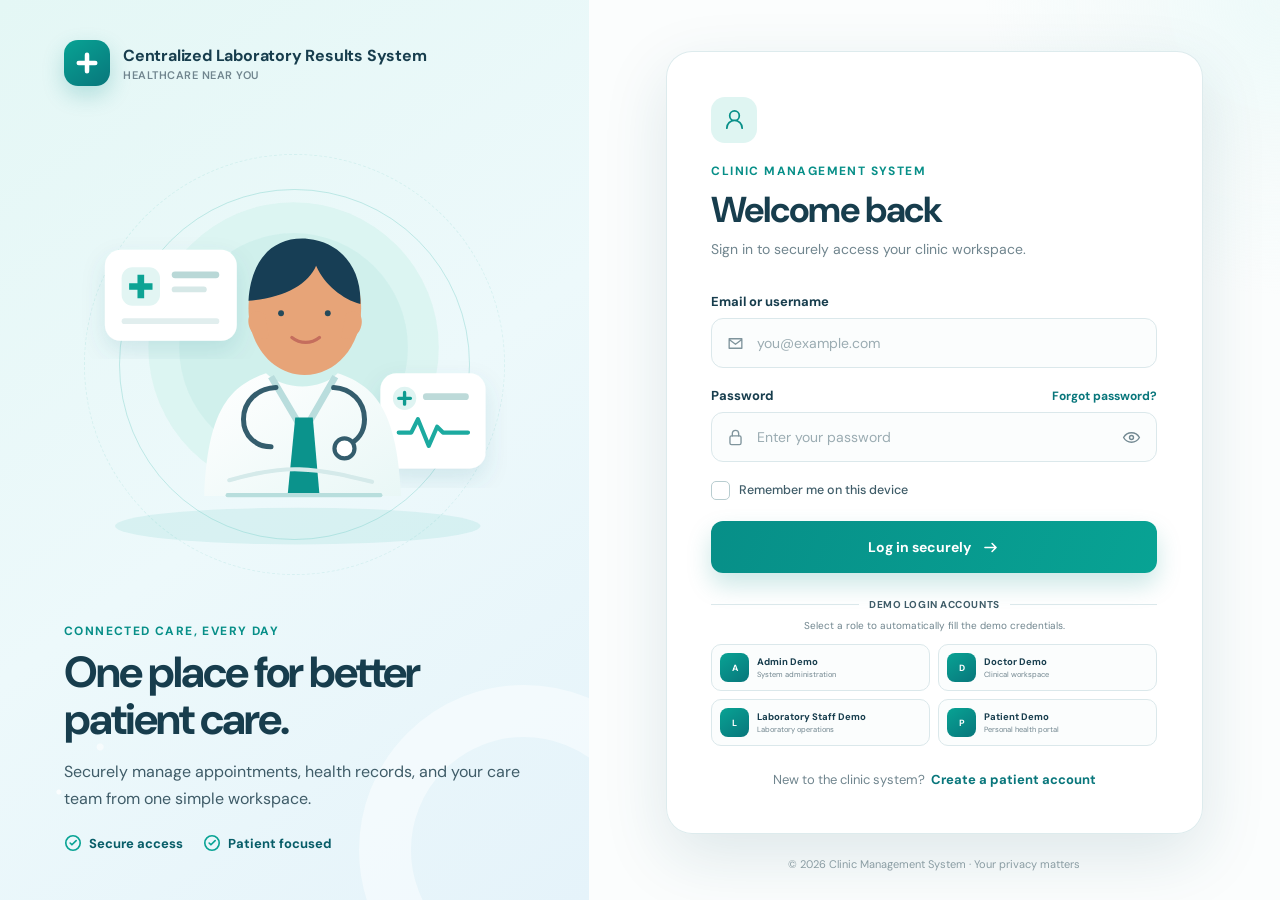
<file: index.html>
<!doctype html>
<html lang="en">
  <head>
    <meta charset="UTF-8" />
    <meta name="viewport" content="width=device-width, initial-scale=1.0" />
    <meta
      name="description"
      content="Secure login and registration for the Clinic Management System"
    />
    <title>Centralized Laboratory Results System</title>
    <link rel="preconnect" href="https://fonts.googleapis.com" />
    <link rel="preconnect" href="https://fonts.gstatic.com" crossorigin />
    <link
      href="https://fonts.googleapis.com/css2?family=DM+Sans:wght@400;500;600;700&display=swap"
      rel="stylesheet"
    />
    <link rel="stylesheet" href="styles.css" />
  </head>
  <body>
    <main class="auth-shell">
      <section class="brand-panel" aria-labelledby="brand-title">
        <a class="brand" href="#login" aria-label="Clinic Management System home">
          <span class="brand-mark" aria-hidden="true">
            <svg viewBox="0 0 32 32" role="img">
              <path d="M13 5a3 3 0 0 1 6 0v8h8a3 3 0 0 1 0 6h-8v8a3 3 0 0 1-6 0v-8H5a3 3 0 0 1 0-6h8V5Z" />
            </svg>
          </span>
          <span>
            <strong id="brand-title">Centralized Laboratory Results System</strong>
            <small>Healthcare near you</small>
          </span>
        </a>

        <div class="illustration-wrap" aria-hidden="true">
          <span class="orbit orbit-one"></span>
          <span class="orbit orbit-two"></span>
          <svg class="health-illustration" viewBox="0 0 600 470" role="img">
            <defs>
              <linearGradient id="coat" x1="0" y1="0" x2="1" y2="1">
                <stop offset="0" stop-color="#fff" />
                <stop offset="1" stop-color="#e9f7f6" />
              </linearGradient>
              <linearGradient id="screen" x1="0" y1="0" x2="1" y2="1">
                <stop offset="0" stop-color="#0ca89b" />
                <stop offset="1" stop-color="#087a86" />
              </linearGradient>
              <filter id="shadow" x="-20%" y="-20%" width="140%" height="140%">
                <feDropShadow dx="0" dy="12" stdDeviation="14" flood-color="#126b78" flood-opacity=".12" />
              </filter>
            </defs>

            <ellipse cx="304" cy="429" rx="219" ry="22" fill="#79cfc8" opacity=".19" />
            <circle cx="299" cy="215" r="174" fill="#d9f4f1" opacity=".82" />
            <circle cx="299" cy="215" r="137" fill="#c5ebe8" opacity=".52" />

            <g filter="url(#shadow)">
              <rect x="73" y="98" width="158" height="109" rx="19" fill="#fff" />
              <rect x="93" y="119" width="46" height="46" rx="13" fill="#e2f5f3" />
              <path d="M112 128h8v10h10v8h-10v10h-8v-10h-10v-8h10v-10Z" fill="#08a394" />
              <rect x="153" y="124" width="57" height="8" rx="4" fill="#b9d8d7" />
              <rect x="153" y="142" width="42" height="7" rx="3.5" fill="#d6e8e7" />
              <rect x="93" y="180" width="117" height="7" rx="3.5" fill="#e1eeee" />
            </g>

            <g filter="url(#shadow)">
              <rect x="403" y="246" width="126" height="114" rx="19" fill="#fff" />
              <circle cx="432" cy="276" r="14" fill="#dff4f2" />
              <path d="M425 276h14M432 269v14" stroke="#079b90" stroke-width="4" stroke-linecap="round" />
              <rect x="454" y="270" width="55" height="8" rx="4" fill="#bddad9" />
              <path d="M425 317h15l8-16 13 32 10-23 7 7h30" fill="none" stroke="#1caaa0" stroke-width="5" stroke-linecap="round" stroke-linejoin="round" />
            </g>

            <g>
              <path d="M245 168c0-42 25-75 66-75s69 31 69 75c0 47-31 80-68 80s-67-34-67-80Z" fill="#e7a478" />
              <path d="M245 159c3-51 31-78 72-74 39 4 64 36 62 78-21-6-43-23-53-46-9 22-39 39-81 42Z" fill="#173e55" />
              <path d="M265 175c-14-10-25 2-18 18 4 9 12 14 23 11M361 175c14-10 24 2 18 18-4 9-12 14-23 11" fill="#e7a478" />
              <circle cx="284" cy="174" r="3.5" fill="#244a5b" />
              <circle cx="340" cy="174" r="3.5" fill="#244a5b" />
              <path d="M297 203c10 8 23 8 33 0" fill="none" stroke="#c56e5d" stroke-width="4" stroke-linecap="round" />
              <path d="M266 246c-48 16-70 51-74 147h236c-5-96-27-131-76-147-20 21-65 21-86 0Z" fill="url(#coat)" />
              <path d="m272 250 39 66 38-66" fill="none" stroke="#b9dddd" stroke-width="8" stroke-linejoin="round" />
              <path d="M301 299h21l8 92h-38l9-92Z" fill="#0b938c" />
              <path d="M222 374c28-8 56-14 84-13 31 1 59 8 87 15" fill="none" stroke="#d5eaea" stroke-width="5" stroke-linecap="round" />
              <path d="M278 263c-23 1-39 17-39 38 0 20 15 33 33 33" fill="none" stroke="#345d6d" stroke-width="6" stroke-linecap="round" />
              <path d="M347 263c21 1 37 17 37 38 0 15-8 26-21 31" fill="none" stroke="#345d6d" stroke-width="6" stroke-linecap="round" />
              <circle cx="360" cy="336" r="12" fill="#fff" stroke="#345d6d" stroke-width="5" />
              <path d="M220 392h183" stroke="#b8dedd" stroke-width="5" stroke-linecap="round" />
            </g>
          </svg>
        </div>

        <div class="brand-copy">
          <p class="eyebrow">Connected care, every day</p>
          <h1>One place for better patient care.</h1>
          <p>Securely manage appointments, health records, and your care team from one simple workspace.</p>
          <div class="trust-row">
            <span>
              <svg viewBox="0 0 20 20" aria-hidden="true"><path d="m6.8 10 2 2 4.7-4.7" /><circle cx="10" cy="10" r="8" /></svg>
              Secure access
            </span>
            <span>
              <svg viewBox="0 0 20 20" aria-hidden="true"><path d="m6.8 10 2 2 4.7-4.7" /><circle cx="10" cy="10" r="8" /></svg>
              Patient focused
            </span>
          </div>
        </div>
      </section>

      <section class="form-panel">
        <div class="mobile-brand">
          <span class="brand-mark" aria-hidden="true">
            <svg viewBox="0 0 32 32"><path d="M13 5a3 3 0 0 1 6 0v8h8a3 3 0 0 1 0 6h-8v8a3 3 0 0 1-6 0v-8H5a3 3 0 0 1 0-6h8V5Z" /></svg>
          </span>
          <span><strong>Clinic Management</strong><small>Healthcare made simpler</small></span>
        </div>

        <div class="form-card" id="login-screen">
          <header class="form-header">
            <span class="section-icon" aria-hidden="true">
              <svg viewBox="0 0 24 24"><path d="M20 21a8 8 0 0 0-16 0M12 13a5 5 0 1 0 0-10 5 5 0 0 0 0 10Z" /></svg>
            </span>
            <p class="eyebrow">Clinic Management System</p>
            <h2>Welcome back</h2>
            <p>Sign in to securely access your clinic workspace.</p>
          </header>

          <div class="status-message" role="status" aria-live="polite"></div>

          <form id="login-form" novalidate>
            <div class="field">
              <label for="login-identifier">Email or username</label>
              <div class="input-wrap">
                <svg viewBox="0 0 24 24" aria-hidden="true"><path d="M4 6h16v12H4zM4 7l8 6 8-6" /></svg>
                <input id="login-identifier" name="identifier" type="text" autocomplete="username" placeholder="you@example.com" required />
              </div>
              <p class="field-error" id="login-identifier-error"></p>
            </div>

            <div class="field">
              <div class="label-row">
                <label for="login-password">Password</label>
                <a href="#forgot-password">Forgot password?</a>
              </div>
              <div class="input-wrap">
                <svg viewBox="0 0 24 24" aria-hidden="true"><rect x="5" y="10" width="14" height="11" rx="2" /><path d="M8 10V7a4 4 0 0 1 8 0v3" /></svg>
                <input id="login-password" name="password" type="password" autocomplete="current-password" placeholder="Enter your password" required />
                <button class="password-toggle" type="button" data-toggle-password="login-password" aria-label="Show password" aria-pressed="false">
                  <svg class="eye-open" viewBox="0 0 24 24" aria-hidden="true"><path d="M2 12s3.5-6 10-6 10 6 10 6-3.5 6-10 6S2 12 2 12Z" /><circle cx="12" cy="12" r="2.5" /></svg>
                  <svg class="eye-closed" viewBox="0 0 24 24" aria-hidden="true"><path d="m3 3 18 18M10.6 6.1A10 10 0 0 1 12 6c6.5 0 10 6 10 6a16 16 0 0 1-3 3.6M6.1 6.1C3.4 7.8 2 12 2 12s3.5 6 10 6a10 10 0 0 0 3.1-.5" /></svg>
                </button>
              </div>
              <p class="field-error" id="login-password-error"></p>
            </div>

            <label class="check-row" for="remember-me">
              <input id="remember-me" name="remember" type="checkbox" />
              <span class="custom-check" aria-hidden="true">
                <svg viewBox="0 0 12 10"><path d="m1 5 3 3 7-7" /></svg>
              </span>
              <span>Remember me on this device</span>
            </label>

            <button class="primary-button" type="submit">
              <span>Log in securely</span>
              <svg viewBox="0 0 24 24" aria-hidden="true"><path d="M5 12h14M14 7l5 5-5 5" /></svg>
            </button>
          </form>

          <section class="demo-login" aria-labelledby="demo-login-title">
            <div class="demo-login-head"><span></span><h3 id="demo-login-title">Demo Login Accounts</h3><span></span></div>
            <p>Select a role to automatically fill the demo credentials.</p>
            <div class="demo-login-grid">
              <button type="button" data-demo-account="Admin"><span class="demo-role-icon">A</span><span><strong>Admin Demo</strong><small>System administration</small></span></button>
              <button type="button" data-demo-account="Doctor"><span class="demo-role-icon">D</span><span><strong>Doctor Demo</strong><small>Clinical workspace</small></span></button>
              <button type="button" data-demo-account="Laboratory Staff"><span class="demo-role-icon">L</span><span><strong>Laboratory Staff Demo</strong><small>Laboratory operations</small></span></button>
              <button type="button" data-demo-account="Patient"><span class="demo-role-icon">P</span><span><strong>Patient Demo</strong><small>Personal health portal</small></span></button>
            </div>
          </section>

          <p class="form-switch">New to the clinic system? <a href="patient-registration.html">Create a patient account</a></p>
        </div>

        <div class="form-card registration-card" id="register-screen" hidden>
          <header class="form-header compact-header">
            <span class="section-icon" aria-hidden="true">
              <svg viewBox="0 0 24 24"><path d="M15 20a7 7 0 0 0-14 0M8 11a4 4 0 1 0 0-8 4 4 0 0 0 0 8ZM19 8v8M15 12h8" /></svg>
            </span>
            <p class="eyebrow">Join your care community</p>
            <h2>Create your account</h2>
            <p>Enter your details to get started with Clinic Management.</p>
          </header>

          <div class="status-message" role="status" aria-live="polite"></div>

          <form id="register-form" novalidate>
            <div class="field-grid">
              <div class="field full-width">
                <label for="full-name">Full name</label>
                <div class="input-wrap">
                  <svg viewBox="0 0 24 24" aria-hidden="true"><path d="M20 21a8 8 0 0 0-16 0M12 13a5 5 0 1 0 0-10 5 5 0 0 0 0 10Z" /></svg>
                  <input id="full-name" name="fullName" type="text" autocomplete="name" placeholder="e.g. Alex Morgan" required minlength="2" />
                </div>
                <p class="field-error" id="full-name-error"></p>
              </div>

              <div class="field full-width">
                <label for="email">Email address</label>
                <div class="input-wrap">
                  <svg viewBox="0 0 24 24" aria-hidden="true"><path d="M4 6h16v12H4zM4 7l8 6 8-6" /></svg>
                  <input id="email" name="email" type="email" autocomplete="email" placeholder="alex@example.com" required />
                </div>
                <p class="field-error" id="email-error"></p>
              </div>

              <div class="field">
                <label for="contact-number">Contact number</label>
                <div class="input-wrap">
                  <svg viewBox="0 0 24 24" aria-hidden="true"><path d="M7 3H4a1 1 0 0 0-1 1c0 9.4 7.6 17 17 17a1 1 0 0 0 1-1v-3l-5-2-1.5 3a16 16 0 0 1-8.5-8.5L9 8 7 3Z" /></svg>
                  <input id="contact-number" name="contact" type="tel" autocomplete="tel" inputmode="tel" placeholder="0912 345 6789" required />
                </div>
                <p class="field-error" id="contact-number-error"></p>
              </div>

              <div class="field">
                <label for="username">Username</label>
                <div class="input-wrap">
                  <svg viewBox="0 0 24 24" aria-hidden="true"><circle cx="12" cy="8" r="4" /><path d="M5 21a7 7 0 0 1 14 0" /></svg>
                  <input id="username" name="username" type="text" autocomplete="username" placeholder="alexmorgan" required minlength="3" />
                </div>
                <p class="field-error" id="username-error"></p>
              </div>

              <div class="field">
                <label for="register-password">Password</label>
                <div class="input-wrap">
                  <svg viewBox="0 0 24 24" aria-hidden="true"><rect x="5" y="10" width="14" height="11" rx="2" /><path d="M8 10V7a4 4 0 0 1 8 0v3" /></svg>
                  <input id="register-password" name="password" type="password" autocomplete="new-password" placeholder="At least 8 characters" required minlength="8" />
                  <button class="password-toggle" type="button" data-toggle-password="register-password" aria-label="Show password" aria-pressed="false">
                    <svg class="eye-open" viewBox="0 0 24 24" aria-hidden="true"><path d="M2 12s3.5-6 10-6 10 6 10 6-3.5 6-10 6S2 12 2 12Z" /><circle cx="12" cy="12" r="2.5" /></svg>
                    <svg class="eye-closed" viewBox="0 0 24 24" aria-hidden="true"><path d="m3 3 18 18M10.6 6.1A10 10 0 0 1 12 6c6.5 0 10 6 10 6a16 16 0 0 1-3 3.6M6.1 6.1C3.4 7.8 2 12 2 12s3.5 6 10 6a10 10 0 0 0 3.1-.5" /></svg>
                  </button>
                </div>
                <p class="field-error" id="register-password-error"></p>
              </div>

              <div class="field">
                <label for="confirm-password">Confirm password</label>
                <div class="input-wrap">
                  <svg viewBox="0 0 24 24" aria-hidden="true"><rect x="5" y="10" width="14" height="11" rx="2" /><path d="M8 10V7a4 4 0 0 1 8 0v3" /></svg>
                  <input id="confirm-password" name="confirmPassword" type="password" autocomplete="new-password" placeholder="Repeat your password" required />
                  <button class="password-toggle" type="button" data-toggle-password="confirm-password" aria-label="Show password" aria-pressed="false">
                    <svg class="eye-open" viewBox="0 0 24 24" aria-hidden="true"><path d="M2 12s3.5-6 10-6 10 6 10 6-3.5 6-10 6S2 12 2 12Z" /><circle cx="12" cy="12" r="2.5" /></svg>
                    <svg class="eye-closed" viewBox="0 0 24 24" aria-hidden="true"><path d="m3 3 18 18M10.6 6.1A10 10 0 0 1 12 6c6.5 0 10 6 10 6a16 16 0 0 1-3 3.6M6.1 6.1C3.4 7.8 2 12 2 12s3.5 6 10 6a10 10 0 0 0 3.1-.5" /></svg>
                  </button>
                </div>
                <p class="field-error" id="confirm-password-error"></p>
              </div>

            </div>

            <input type="hidden" name="role" value="patient" />

            <div class="field terms-field">
              <label class="check-row" for="terms">
                <input id="terms" name="terms" type="checkbox" required />
                <span class="custom-check" aria-hidden="true"><svg viewBox="0 0 12 10"><path d="m1 5 3 3 7-7" /></svg></span>
                <span>I agree to the <a href="#terms">Terms &amp; Conditions</a> and <a href="#privacy">Privacy Policy</a>.</span>
              </label>
              <p class="field-error" id="terms-error"></p>
            </div>

            <button class="primary-button" type="submit">
              <span>Create account</span>
              <svg viewBox="0 0 24 24" aria-hidden="true"><path d="M5 12h14M14 7l5 5-5 5" /></svg>
            </button>
          </form>

          <p class="form-switch">Already have an account? <a href="#login" data-screen-link="login">Back to login</a></p>
        </div>

        <footer>© <span id="current-year"></span> Clinic Management System · Your privacy matters</footer>
      </section>
    </main>

    <script src="auth.js"></script>
    <script src="script.js"></script>
  </body>
</html>
</file>
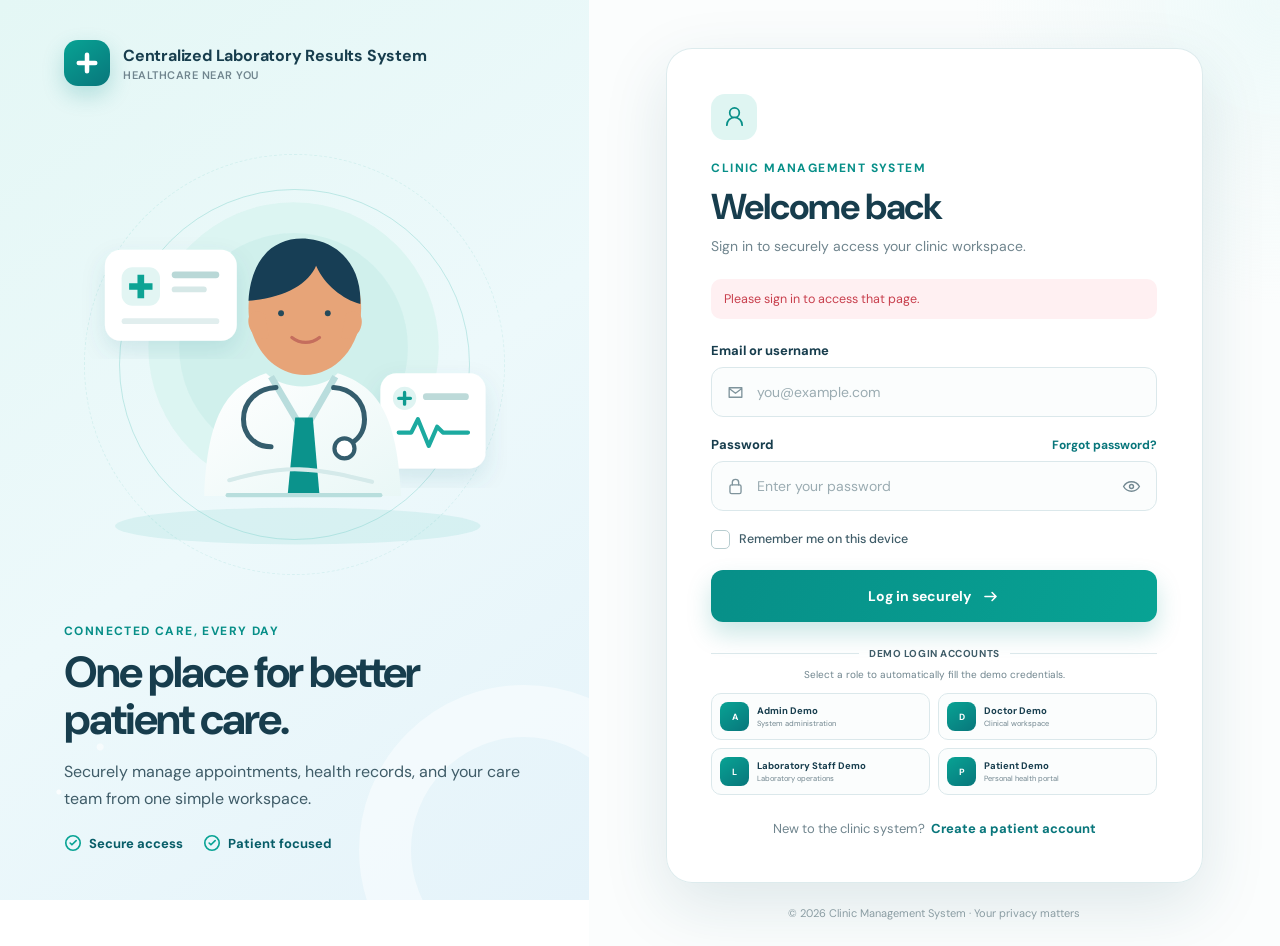
<file: admin.html>
<!doctype html>
<html lang="en">
  <head>
    <meta charset="UTF-8" />
    <meta name="viewport" content="width=device-width, initial-scale=1.0" />
    <meta name="description" content="Clinic Management System administration dashboard" />
    <title>Admin Dashboard | Centralized Laboratory Results System</title>
    <link rel="preconnect" href="https://fonts.googleapis.com" />
    <link rel="preconnect" href="https://fonts.gstatic.com" crossorigin />
    <link href="https://fonts.googleapis.com/css2?family=DM+Sans:wght@400;500;600;700&display=swap" rel="stylesheet" />
    <link rel="stylesheet" href="admin.css" />
  </head>
  <body data-required-role="Admin">
    <div class="admin-app">
      <aside class="sidebar" id="sidebar" aria-label="Main navigation">
        <div class="sidebar-head">
          <a class="admin-brand" href="#dashboard" aria-label="Clinic Management System dashboard">
            <span class="admin-brand-mark" data-icon="medical"></span>
            <span><strong>Centralized Laboratory Results System</strong><small>Admin workspace</small></span>
          </a>
          <button class="icon-button close-sidebar" type="button" aria-label="Close navigation" data-close-sidebar data-icon-button="close"></button>
        </div>

        <nav class="sidebar-nav">
          <p class="nav-label">Workspace</p>
          <a href="#dashboard" class="nav-item active" data-page="dashboard" data-icon-name="dashboard"><span>Dashboard</span></a>
          <a href="#users" class="nav-item" data-page="users" data-icon-name="users"><span>Users</span></a>
          <a href="#facilities" class="nav-item" data-page="facilities" data-icon-name="facility"><span>Facilities</span></a>
          <a href="#tests" class="nav-item" data-page="tests" data-icon-name="test"><span>Test Definitions</span></a>
          <a href="#orders" class="nav-item" data-page="orders" data-icon-name="orders"><span>Orders</span></a>
          <a href="#results" class="nav-item" data-page="results" data-icon-name="results"><span>Results</span></a>
          <p class="nav-label nav-label-spaced">Insights &amp; controls</p>
          <a href="#reports" class="nav-item" data-page="reports" data-icon-name="chart"><span>Reports</span></a>
          <a href="#audit" class="nav-item" data-page="audit" data-icon-name="audit"><span>Audit Trail</span></a>
          <a href="#notifications" class="nav-item" data-page="notifications" data-icon-name="bell"><span>Notifications</span><b class="nav-count">7</b></a>
          <a href="#settings" class="nav-item" data-page="settings" data-icon-name="settings"><span>Settings</span></a>
        </nav>

        <div class="sidebar-clinic">
          <svg viewBox="0 0 238 118" aria-hidden="true">
            <ellipse cx="119" cy="108" rx="103" ry="8" fill="#bce9e5" />
            <path d="M56 103V44l62-26 64 26v59" fill="#fff" stroke="#b9dedd" stroke-width="3" />
            <path d="M93 103V69h51v34" fill="#dff5f2" />
            <path d="M110 34h17v15h15v17h-15v15h-17V66H95V49h15V34Z" fill="#0aa397" />
            <path d="M39 103V72h20v31M179 103V65h21v38" fill="#d5efee" stroke="#9ed8d3" stroke-width="3" />
            <circle cx="39" cy="62" r="13" fill="#6ac9c1" /><circle cx="200" cy="55" r="15" fill="#86d5ce" />
            <path d="M25 103h188" stroke="#78c9c3" stroke-width="4" stroke-linecap="round" />
          </svg>
          <strong>Care works better together.</strong>
          <span>Secure clinic operations, all in one place.</span>
        </div>

        <a class="sidebar-logout" href="index.html" data-icon-name="logout"><span>Log out</span></a>
      </aside>

      <div class="sidebar-scrim" data-close-sidebar></div>

      <div class="admin-main">
        <header class="topbar">
          <div class="topbar-title">
            <button class="icon-button menu-button" type="button" aria-label="Open navigation" aria-controls="sidebar" data-open-sidebar data-icon-button="menu"></button>
            <div><span>Administration</span><h1 id="page-title">Admin Dashboard</h1></div>
          </div>

          <div class="topbar-actions">
            <label class="global-search">
              <span class="sr-only">Global search</span>
              <i data-icon="search"></i>
              <input id="global-search" type="search" placeholder="Search users, orders, results, facilities..." autocomplete="off" />
              <kbd>⌘ K</kbd>
            </label>

            <button class="icon-button notification-button" type="button" aria-label="View 7 unread notifications" data-go-page="notifications" data-icon-button="bell">
              <span class="notification-count">7</span>
            </button>

            <div class="profile-menu-wrap">
              <button class="profile-button" type="button" aria-expanded="false" data-profile-toggle>
                <span class="avatar avatar-teal">AU</span>
                <span class="profile-copy"><strong>Admin User</strong><small>Administrator</small></span>
                <i data-icon="chevron"></i>
              </button>
              <div class="profile-dropdown" hidden>
                <button type="button" data-go-page="settings" data-icon-name="user">My profile</button>
                <button type="button" data-go-page="settings" data-icon-name="settings">Account settings</button>
                <a href="index.html" data-icon-name="logout">Log out</a>
              </div>
            </div>
          </div>
        </header>

        <main class="page-content" id="page-content" tabindex="-1"></main>
      </div>

      <div class="drawer-scrim" data-close-drawer></div>
      <aside class="drawer" id="admin-drawer" aria-hidden="true" aria-labelledby="drawer-title">
        <div class="drawer-head">
          <div><p class="eyebrow">Clinic Management</p><h2 id="drawer-title">Details</h2></div>
          <button class="icon-button" type="button" aria-label="Close panel" data-close-drawer data-icon-button="close"></button>
        </div>
        <div class="drawer-body" id="drawer-body"></div>
      </aside>

      <div class="toast-region" aria-live="polite" aria-atomic="true"></div>
    </div>

    <script src="clinic-store.js"></script>
    <script src="auth.js"></script>
    <script src="admin.js"></script>
  </body>
</html>
</file>
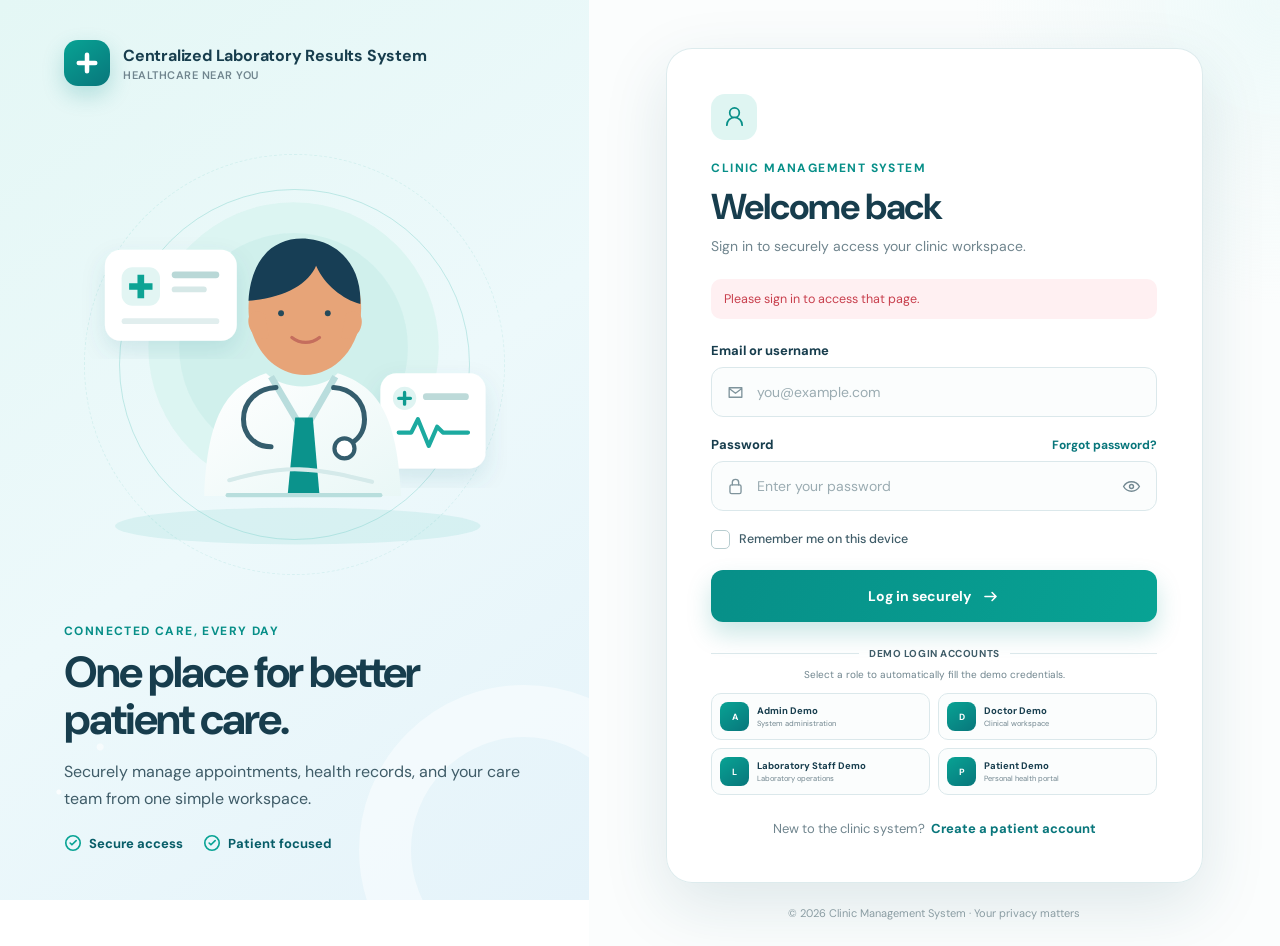
<file: doctor.html>
<!doctype html>
<html lang="en">
  <head>
    <meta charset="UTF-8" />
    <meta name="viewport" content="width=device-width, initial-scale=1.0" />
    <meta name="description" content="Clinic Management System doctor workspace" />
    <title>Doctor Dashboard | Centralized Laboratory Results System</title>
    <link rel="preconnect" href="https://fonts.googleapis.com" />
    <link rel="preconnect" href="https://fonts.gstatic.com" crossorigin />
    <link href="https://fonts.googleapis.com/css2?family=DM+Sans:wght@400;500;600;700&display=swap" rel="stylesheet" />
    <link rel="stylesheet" href="admin.css" />
    <link rel="stylesheet" href="doctor.css" />
  </head>
  <body data-required-role="Doctor">
    <div class="admin-app doctor-app">
      <aside class="sidebar" id="sidebar" aria-label="Doctor navigation">
        <div class="sidebar-head">
          <a class="admin-brand" href="#dashboard" aria-label="Clinic Management System doctor dashboard">
            <span class="admin-brand-mark" data-icon="medical"></span>
            <span><strong>Centralized Laboratory Results System</strong><small>Doctor workspace</small></span>
          </a>
          <button class="icon-button close-sidebar" type="button" aria-label="Close navigation" data-close-sidebar data-icon-button="close"></button>
        </div>
        <nav class="sidebar-nav">
          <p class="nav-label">Clinical workspace</p>
          <a href="#dashboard" class="nav-item active" data-page="dashboard" data-icon-name="dashboard"><span>Dashboard</span></a>
          <a href="#patients" class="nav-item" data-page="patients" data-icon-name="users"><span>Patients</span></a>
          <a href="#facilities" class="nav-item" data-page="facilities" data-icon-name="facility"><span>Facilities &amp; Tests</span></a>
          <a href="#create-order" class="nav-item" data-page="create-order" data-icon-name="plus-file"><span>Create Order</span></a>
          <a href="#orders" class="nav-item" data-page="orders" data-icon-name="orders"><span>My Orders</span><b class="nav-count">12</b></a>
          <a href="#results" class="nav-item" data-page="results" data-icon-name="results"><span>Results</span><b class="nav-count">7</b></a>
          <p class="nav-label nav-label-spaced">Personal</p>
          <a href="#notifications" class="nav-item" data-page="notifications" data-icon-name="bell"><span>Notifications</span><b class="nav-count">5</b></a>
          <a href="#settings" class="nav-item" data-page="settings" data-icon-name="settings"><span>Settings</span></a>
        </nav>
        <div class="sidebar-clinic doctor-illustration">
          <svg viewBox="0 0 238 118" aria-hidden="true">
            <ellipse cx="119" cy="108" rx="102" ry="8" fill="#bce9e5" />
            <path d="M42 103V56l44-20 45 20v47" fill="#fff" stroke="#a9dcd8" stroke-width="3" />
            <path d="M75 47h17v13h13v17H92v13H75V77H62V60h13V47Z" fill="#0aa397" />
            <circle cx="164" cy="48" r="14" fill="#e6a27b" />
            <path d="M150 47c1-18 28-19 29 1-9-2-15-7-17-12-2 6-6 10-12 11Z" fill="#244b5c" />
            <path d="M142 103c1-27 7-39 22-43 16 4 22 16 23 43" fill="#fff" stroke="#9fd8d4" stroke-width="3" />
            <path d="M154 65c-9 5-10 19-2 24M175 65c9 5 10 19 2 24" fill="none" stroke="#345e6e" stroke-width="3" />
            <circle cx="151" cy="90" r="5" fill="#fff" stroke="#345e6e" stroke-width="3" />
            <path d="M24 103h190" stroke="#78c9c3" stroke-width="4" stroke-linecap="round" />
          </svg>
          <strong>Care guided by clarity.</strong>
          <span>Patients, orders, and results in one place.</span>
        </div>
        <a class="sidebar-logout" href="index.html" data-icon-name="logout"><span>Log out</span></a>
      </aside>
      <div class="sidebar-scrim" data-close-sidebar></div>

      <div class="admin-main">
        <header class="topbar">
          <div class="topbar-title">
            <button class="icon-button menu-button" type="button" aria-label="Open navigation" aria-controls="sidebar" data-open-sidebar data-icon-button="menu"></button>
            <div><span>Doctor Portal</span><h1 id="page-title">Doctor Dashboard</h1></div>
          </div>
          <div class="topbar-actions">
            <label class="global-search"><span class="sr-only">Global search</span><i data-icon="search"></i><input id="global-search" type="search" placeholder="Search patients, orders, results, facilities..." autocomplete="off" /><kbd>⌘ K</kbd></label>
            <button class="icon-button notification-button" type="button" aria-label="View 5 unread notifications" data-go-page="notifications" data-icon-button="bell"><span class="notification-count">5</span></button>
            <div class="profile-menu-wrap">
              <button class="profile-button" type="button" aria-expanded="false" data-profile-toggle><span class="avatar avatar-teal">AC</span><span class="profile-copy"><strong>Dr. Amelia Carter</strong><small>Doctor</small></span><i data-icon="chevron"></i></button>
              <div class="profile-dropdown" hidden><button type="button" data-go-page="settings" data-icon-name="user">My profile</button><button type="button" data-go-page="settings" data-icon-name="settings">Preferences</button><a href="index.html" data-icon-name="logout">Log out</a></div>
            </div>
          </div>
        </header>
        <main class="page-content" id="page-content" tabindex="-1"></main>
      </div>

      <div class="drawer-scrim" data-close-drawer></div>
      <aside class="drawer" id="doctor-drawer" aria-hidden="true" aria-labelledby="drawer-title">
        <div class="drawer-head"><div><p class="eyebrow">Doctor Workspace</p><h2 id="drawer-title">Details</h2></div><button class="icon-button" type="button" aria-label="Close panel" data-close-drawer data-icon-button="close"></button></div>
        <div class="drawer-body" id="drawer-body"></div>
      </aside>
      <div class="toast-region" aria-live="polite" aria-atomic="true"></div>
    </div>
    <script src="clinic-store.js"></script>
    <script src="auth.js"></script>
    <script src="doctor.js"></script>
  </body>
</html>
</file>
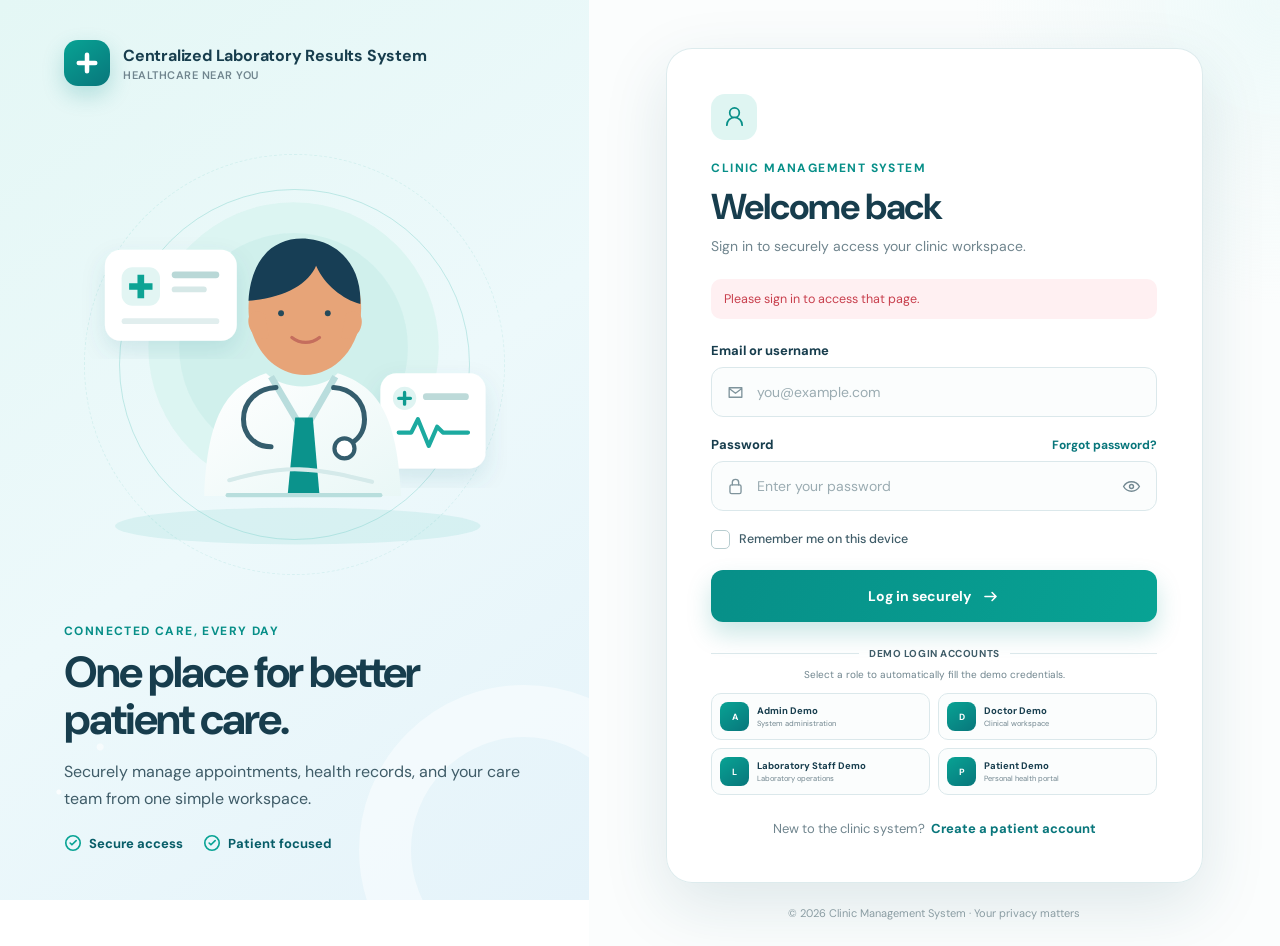
<file: laboratory.html>
<!doctype html>
<html lang="en">
  <head>
    <meta charset="UTF-8" />
    <meta name="viewport" content="width=device-width, initial-scale=1.0" />
    <meta name="description" content="Clinic Management System laboratory staff workspace" />
    <title>Laboratory Staff Dashboard | Clinic Management System</title>
    <link rel="preconnect" href="https://fonts.googleapis.com" />
    <link rel="preconnect" href="https://fonts.gstatic.com" crossorigin />
    <link href="https://fonts.googleapis.com/css2?family=DM+Sans:wght@400;500;600;700&display=swap" rel="stylesheet" />
    <link rel="stylesheet" href="admin.css" />
    <link rel="stylesheet" href="laboratory.css" />
  </head>
  <body data-required-role="Laboratory Staff">
    <div class="admin-app lab-app">
      <aside class="sidebar" id="sidebar" aria-label="Laboratory navigation">
        <div class="sidebar-head">
          <a class="admin-brand" href="#dashboard" aria-label="Clinic Management System laboratory dashboard">
            <span class="admin-brand-mark" data-icon="medical"></span>
            <span><strong>Clinic Management</strong><small>Laboratory workspace</small></span>
          </a>
          <button class="icon-button close-sidebar" type="button" aria-label="Close navigation" data-close-sidebar data-icon-button="close"></button>
        </div>

        <nav class="sidebar-nav lab-sidebar-nav">
          <p class="nav-label">Laboratory workspace</p>
          <a href="#dashboard" class="nav-item active" data-page="dashboard" data-icon-name="dashboard"><span>Dashboard</span></a>
          <a href="#orders" class="nav-item" data-page="orders" data-icon-name="orders"><span>Orders</span><b class="nav-count">18</b></a>
          <a href="#upload" class="nav-item" data-page="upload" data-icon-name="upload"><span>Results Upload</span></a>
          <a href="#review" class="nav-item" data-page="review" data-icon-name="review"><span>Result Review</span><b class="nav-count">9</b></a>
          <a href="#operations" class="nav-item" data-page="operations" data-icon-name="activity"><span>Assigned Operations</span></a>
          <a href="#patients" class="nav-item" data-page="patients" data-icon-name="users"><span>Patients</span></a>
          <a href="#facilities" class="nav-item" data-page="facilities" data-icon-name="facility"><span>Assigned Facilities</span></a>
          <a href="#queue" class="nav-item" data-page="queue" data-icon-name="queue"><span>Test Queue</span><b class="nav-count">24</b></a>
          <p class="nav-label nav-label-spaced">Personal</p>
          <a href="#notifications" class="nav-item" data-page="notifications" data-icon-name="bell"><span>Notifications</span><b class="nav-count">6</b></a>
          <a href="#settings" class="nav-item" data-page="settings" data-icon-name="settings"><span>Settings</span></a>
        </nav>

        <div class="sidebar-clinic lab-illustration">
          <svg viewBox="0 0 238 120" aria-hidden="true">
            <ellipse cx="119" cy="108" rx="103" ry="8" fill="#bce9e5" />
            <path d="M92 103h61M107 98h31" stroke="#78c9c3" stroke-width="4" stroke-linecap="round" />
            <path d="m121 31 21 39h-42l21-39Z" fill="#fff" stroke="#2daea5" stroke-width="3" />
            <path d="M108 65h26l8 15h-42l8-15Z" fill="#bfe9e6" />
            <path d="M82 91h17M91 91V76l17-17M96 54l18 18" fill="none" stroke="#315f70" stroke-width="5" stroke-linecap="round" />
            <circle cx="93" cy="49" r="10" fill="#0aa397" /><circle cx="102" cy="74" r="7" fill="#fff" stroke="#315f70" stroke-width="4" />
            <rect x="155" y="54" width="12" height="42" rx="6" fill="#fff" stroke="#69c6be" stroke-width="3" /><path d="M157 77h8" stroke="#ef8b70" stroke-width="9" />
            <rect x="174" y="63" width="12" height="33" rx="6" fill="#fff" stroke="#69c6be" stroke-width="3" /><path d="M176 82h8" stroke="#6c8bd5" stroke-width="9" />
          </svg>
          <strong>Precision in every result.</strong>
          <span>Your assigned laboratory work, organized.</span>
        </div>

        <a class="sidebar-logout" href="index.html" data-icon-name="logout"><span>Log out</span></a>
      </aside>

      <div class="sidebar-scrim" data-close-sidebar></div>

      <div class="admin-main">
        <header class="topbar">
          <div class="topbar-title">
            <button class="icon-button menu-button" type="button" aria-label="Open navigation" aria-controls="sidebar" data-open-sidebar data-icon-button="menu"></button>
            <div><span>Laboratory</span><h1 id="page-title">Laboratory Staff Dashboard</h1></div>
          </div>
          <div class="topbar-actions">
            <label class="global-search">
              <span class="sr-only">Global search</span><i data-icon="search"></i>
              <input id="global-search" type="search" placeholder="Search orders, patients, results, facilities..." autocomplete="off" /><kbd>⌘ K</kbd>
            </label>
            <button class="icon-button notification-button" type="button" aria-label="View 6 unread notifications" data-go-page="notifications" data-icon-button="bell"><span class="notification-count">6</span></button>
            <div class="profile-menu-wrap">
              <button class="profile-button" type="button" aria-expanded="false" data-profile-toggle>
                <span class="avatar avatar-purple">LS</span>
                <span class="profile-copy"><strong>Lab Staff User</strong><small>Laboratory Staff</small></span>
                <i data-icon="chevron"></i>
              </button>
              <div class="profile-dropdown" hidden>
                <button type="button" data-go-page="settings" data-icon-name="user">My profile</button>
                <button type="button" data-go-page="settings" data-icon-name="settings">Preferences</button>
                <a href="index.html" data-icon-name="logout">Log out</a>
              </div>
            </div>
          </div>
        </header>

        <main class="page-content" id="page-content" tabindex="-1"></main>
      </div>

      <div class="drawer-scrim" data-close-drawer></div>
      <aside class="drawer" id="lab-drawer" aria-hidden="true" aria-labelledby="drawer-title">
        <div class="drawer-head">
          <div><p class="eyebrow">Laboratory Workspace</p><h2 id="drawer-title">Details</h2></div>
          <button class="icon-button" type="button" aria-label="Close panel" data-close-drawer data-icon-button="close"></button>
        </div>
        <div class="drawer-body" id="drawer-body"></div>
      </aside>

      <div class="toast-region" aria-live="polite" aria-atomic="true"></div>
    </div>
    <script src="clinic-store.js"></script>
    <script src="auth.js"></script>
    <script src="laboratory.js"></script>
  </body>
</html>
</file>
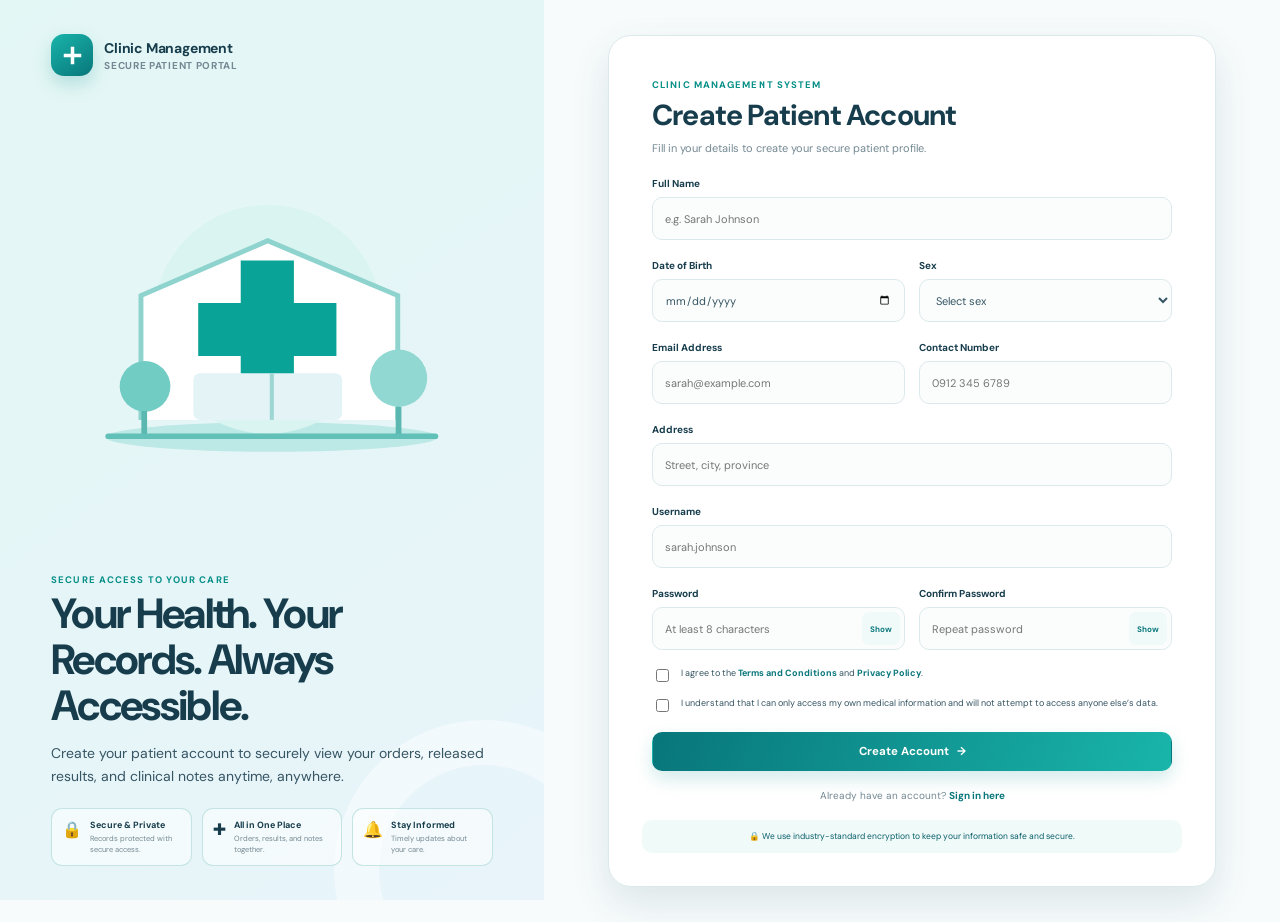
<file: patient-registration.html>
<!doctype html>
<html lang="en">
  <head>
    <meta charset="UTF-8" />
    <meta name="viewport" content="width=device-width, initial-scale=1.0" />
    <meta name="description" content="Create a secure Clinic Management System patient account" />
    <title>Create Patient Account | Clinic Management System</title>
    <link rel="preconnect" href="https://fonts.googleapis.com" />
    <link rel="preconnect" href="https://fonts.gstatic.com" crossorigin />
    <link href="https://fonts.googleapis.com/css2?family=DM+Sans:wght@400;500;600;700&display=swap" rel="stylesheet" />
    <link rel="stylesheet" href="admin.css" />
    <link rel="stylesheet" href="patient.css" />
  </head>
  <body class="patient-registration-page">
    <main class="patient-register-shell">
      <section class="patient-register-visual">
        <a class="admin-brand register-brand" href="index.html"><span class="admin-brand-mark register-medical-mark"><svg viewBox="0 0 24 24"><path d="M10 2h4v8h8v4h-8v8h-4v-8H2v-4h8V2Z"/></svg></span><span><strong>Clinic Management</strong><small>Secure patient portal</small></span></a>
        <div class="register-hero-art" aria-hidden="true">
          <svg viewBox="0 0 540 340"><ellipse cx="270" cy="307" rx="203" ry="18" fill="#bce9e5"/><circle cx="265" cy="163" r="140" fill="#d9f4f1"/><path d="M110 286V134l155-67 159 67v152" fill="#fff" stroke="#8ed3cd" stroke-width="6"/><path d="M232 91h65v52h52v65h-52v52h-65v-52h-52v-65h52V91Z" fill="#0aa397"/><rect x="174" y="229" width="182" height="57" rx="8" fill="#e4f4f6"/><path d="M270 229v57" stroke="#9ed6d3" stroke-width="5"/><circle cx="115" cy="245" r="31" fill="#71ccc4"/><circle cx="425" cy="235" r="35" fill="#90d8d1"/><path d="M114 275v31M425 270v36" stroke="#5ab8b1" stroke-width="7"/><path d="M70 306h400" stroke="#61c0b8" stroke-width="7" stroke-linecap="round"/></svg>
        </div>
        <div class="register-hero-copy"><p class="eyebrow">Secure access to your care</p><h1>Your Health. Your Records. Always Accessible.</h1><p>Create your patient account to securely view your orders, released results, and clinical notes anytime, anywhere.</p></div>
        <div class="register-features"><article><span class="feature-icon">🔒</span><div><strong>Secure &amp; Private</strong><p>Records protected with secure access.</p></div></article><article><span class="feature-icon">✚</span><div><strong>All in One Place</strong><p>Orders, results, and notes together.</p></div></article><article><span class="feature-icon">🔔</span><div><strong>Stay Informed</strong><p>Timely updates about your care.</p></div></article></div>
      </section>
      <section class="patient-register-form-side">
        <div class="patient-register-card">
          <header><p class="eyebrow">Clinic Management System</p><h2>Create Patient Account</h2><p>Fill in your details to create your secure patient profile.</p></header>
          <div class="register-status" role="status" aria-live="polite"></div>
          <form id="patient-register-form" novalidate>
            <div class="form-grid">
              <div class="form-field full"><label for="patient-full-name">Full Name</label><input id="patient-full-name" name="fullName" placeholder="e.g. Sarah Johnson" autocomplete="name" required minlength="2"><small class="register-error"></small></div>
              <div class="form-field"><label for="patient-dob">Date of Birth</label><input id="patient-dob" name="dob" type="date" required><small class="register-error"></small></div>
              <div class="form-field"><label for="patient-sex">Sex</label><select id="patient-sex" name="sex" required><option value="">Select sex</option><option>Female</option><option>Male</option><option>Prefer not to say</option></select><small class="register-error"></small></div>
              <div class="form-field"><label for="patient-email">Email Address</label><input id="patient-email" name="email" type="email" placeholder="sarah@example.com" autocomplete="email" required><small class="register-error"></small></div>
              <div class="form-field"><label for="patient-contact">Contact Number</label><input id="patient-contact" name="contact" type="tel" placeholder="0912 345 6789" autocomplete="tel" required><small class="register-error"></small></div>
              <div class="form-field full"><label for="patient-address">Address</label><input id="patient-address" name="address" placeholder="Street, city, province" autocomplete="street-address" required><small class="register-error"></small></div>
              <div class="form-field full"><label for="patient-username">Username</label><input id="patient-username" name="username" placeholder="sarah.johnson" autocomplete="username" required minlength="3"><small class="register-error"></small></div>
              <div class="form-field"><label for="patient-password">Password</label><div class="patient-password-wrap"><input id="patient-password" name="password" type="password" placeholder="At least 8 characters" autocomplete="new-password" required minlength="8"><button type="button" data-password-toggle="patient-password" aria-label="Show password">Show</button></div><small class="register-error"></small></div>
              <div class="form-field"><label for="patient-confirm">Confirm Password</label><div class="patient-password-wrap"><input id="patient-confirm" name="confirm" type="password" placeholder="Repeat password" autocomplete="new-password" required><button type="button" data-password-toggle="patient-confirm" aria-label="Show password">Show</button></div><small class="register-error"></small></div>
            </div>
            <label class="register-check"><input id="patient-terms" type="checkbox" required><span>I agree to the <a href="#terms">Terms and Conditions</a> and <a href="#privacy">Privacy Policy</a>.</span></label>
            <label class="register-check"><input id="patient-privacy-ack" type="checkbox" required><span>I understand that I can only access my own medical information and will not attempt to access anyone else’s data.</span></label>
            <button class="btn btn-primary register-submit" type="submit">Create Account <span>→</span></button>
          </form>
          <p class="register-signin">Already have an account? <a href="index.html#login">Sign in here</a></p>
          <div class="register-security-footer">🔒 We use industry-standard encryption to keep your information safe and secure.</div>
        </div>
      </section>
    </main>
    <script src="auth.js"></script>
    <script src="patient-registration.js"></script>
  </body>
</html>
</file>
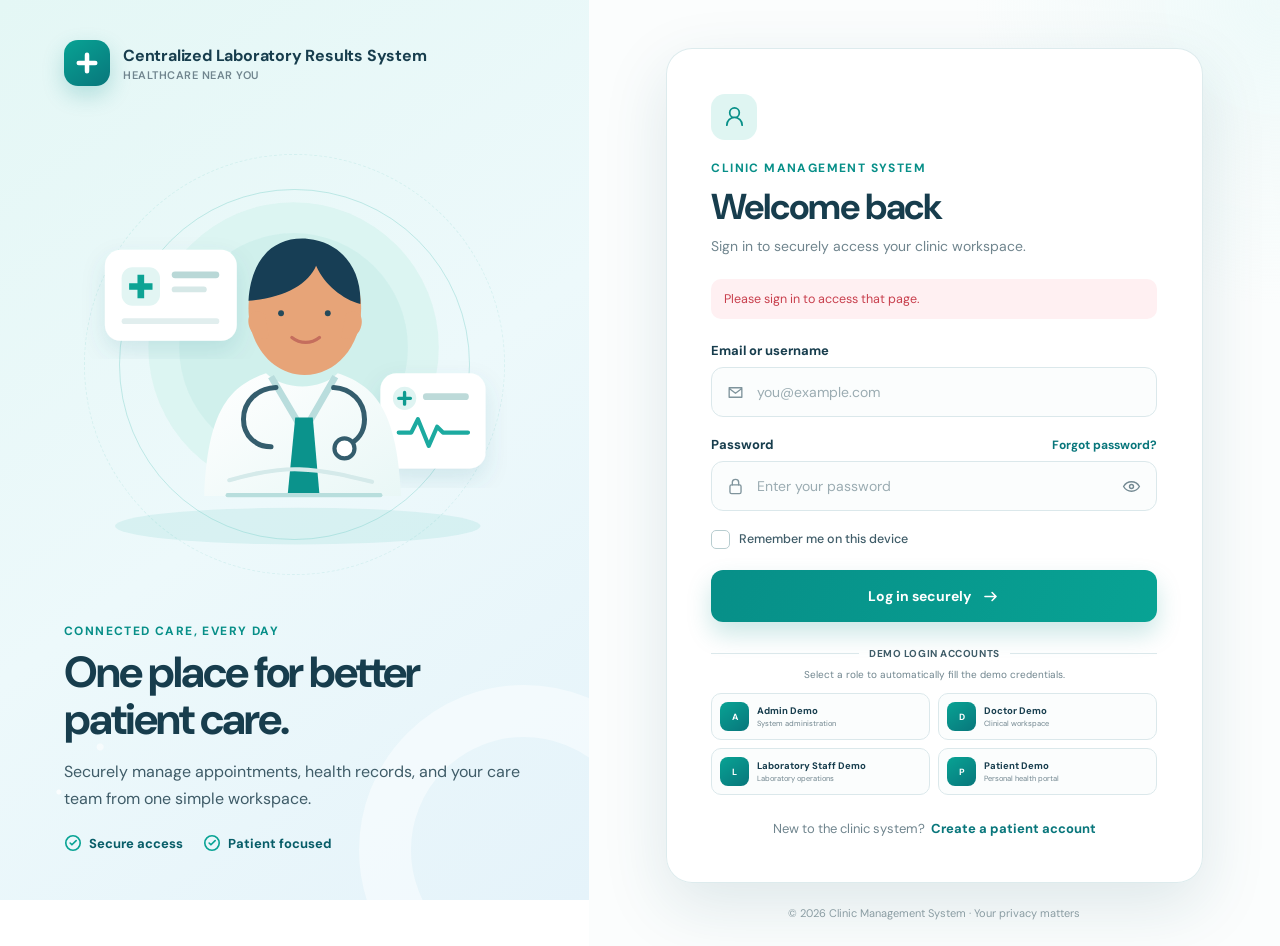
<file: patient.html>
<!doctype html>
<html lang="en">
  <head>
    <meta charset="UTF-8" />
    <meta name="viewport" content="width=device-width, initial-scale=1.0" />
    <meta name="description" content="Secure Clinic Management System patient portal" />
    <title>Patient Dashboard | Centralized Laboratory Results System</title>
    <link rel="preconnect" href="https://fonts.googleapis.com" />
    <link rel="preconnect" href="https://fonts.gstatic.com" crossorigin />
    <link href="https://fonts.googleapis.com/css2?family=DM+Sans:wght@400;500;600;700&display=swap" rel="stylesheet" />
    <link rel="stylesheet" href="admin.css" />
    <link rel="stylesheet" href="patient.css" />
  </head>
  <body data-required-role="Patient">
    <div class="admin-app patient-app">
      <aside class="sidebar" id="sidebar" aria-label="Patient portal navigation">
        <div class="sidebar-head">
          <a class="admin-brand" href="#dashboard" aria-label="Clinic Management System patient dashboard"><span class="admin-brand-mark" data-icon="medical"></span><span><strong>Centralized Laboratory Results System</strong><small>Patient portal</small></span></a>
          <button class="icon-button close-sidebar" type="button" aria-label="Close navigation" data-close-sidebar data-icon-button="close"></button>
        </div>
        <nav class="sidebar-nav patient-sidebar-nav">
          <p class="nav-label">My health records</p>
          <a href="#dashboard" class="nav-item active" data-page="dashboard" data-icon-name="dashboard"><span>Dashboard</span></a>
          <a href="#orders" class="nav-item" data-page="orders" data-icon-name="orders"><span>My Orders</span><b class="nav-count">8</b></a>
          <a href="#results" class="nav-item" data-page="results" data-icon-name="results"><span>My Results</span><b class="nav-count">4</b></a>
          <a href="#notifications" class="nav-item" data-page="notifications" data-icon-name="bell"><span>Notifications</span><b class="nav-count">4</b></a>
          <p class="nav-label nav-label-spaced">My account</p>
          <a href="#profile" class="nav-item" data-page="profile" data-icon-name="user"><span>Profile</span></a>
          <a href="#settings" class="nav-item" data-page="settings" data-icon-name="settings"><span>Settings</span></a>
        </nav>
        <div class="patient-privacy-card">
          <div class="privacy-illustration">
            <svg viewBox="0 0 210 82" aria-hidden="true"><path d="M42 73V35l45-20 46 20v38" fill="#fff" stroke="#9fd8d4" stroke-width="3"/><path d="M78 28h17v13h13v17H95v13H78V58H65V41h13V28Z" fill="#0aa397"/><path d="M25 73h125" stroke="#6fc5be" stroke-width="4" stroke-linecap="round"/><path d="M168 22s22 7 22 24c0 17-22 27-22 27s-22-10-22-27c0-17 22-24 22-24Z" fill="#fff" stroke="#29a99f" stroke-width="3"/><path d="m158 47 7 7 13-16" fill="none" stroke="#0aa397" stroke-width="4" stroke-linecap="round" stroke-linejoin="round"/></svg>
          </div>
          <strong>Your health information is secure and private.</strong>
          <span>Only records linked to your profile are shown.</span>
        </div>
        <a class="sidebar-logout" href="index.html" data-icon-name="logout"><span>Log out</span></a>
      </aside>
      <div class="sidebar-scrim" data-close-sidebar></div>
      <div class="admin-main">
        <header class="topbar">
          <div class="topbar-title"><button class="icon-button menu-button" type="button" aria-label="Open navigation" aria-controls="sidebar" data-open-sidebar data-icon-button="menu"></button><div><span>Patient Portal</span><h1 id="page-title">Patient Dashboard</h1></div></div>
          <div class="topbar-actions">
            <label class="global-search"><span class="sr-only">Search personal records</span><i data-icon="search"></i><input id="global-search" type="search" placeholder="Search my orders, results, notifications..." autocomplete="off" /><kbd>⌘ K</kbd></label>
            <button class="icon-button notification-button" type="button" aria-label="View 4 unread notifications" data-go-page="notifications" data-icon-button="bell"><span class="notification-count">4</span></button>
            <div class="profile-menu-wrap"><button class="profile-button" type="button" aria-expanded="false" data-profile-toggle><span class="avatar avatar-pink">SJ</span><span class="profile-copy"><strong>Sarah Johnson</strong><small>Patient</small></span><i data-icon="chevron"></i></button><div class="profile-dropdown" hidden><button type="button" data-go-page="profile" data-icon-name="user">My profile</button><button type="button" data-go-page="settings" data-icon-name="settings">Account settings</button><a href="index.html" data-icon-name="logout">Log out</a></div></div>
          </div>
        </header>
        <main class="page-content" id="page-content" tabindex="-1"></main>
      </div>
      <div class="drawer-scrim" data-close-drawer></div>
      <aside class="drawer" id="patient-drawer" aria-hidden="true" aria-labelledby="drawer-title"><div class="drawer-head"><div><p class="eyebrow">My Secure Health Record</p><h2 id="drawer-title">Details</h2></div><button class="icon-button" type="button" aria-label="Close panel" data-close-drawer data-icon-button="close"></button></div><div class="drawer-body" id="drawer-body"></div></aside>
      <div class="toast-region" aria-live="polite" aria-atomic="true"></div>
    </div>
    <script src="clinic-store.js"></script>
    <script src="auth.js"></script>
    <script src="patient.js"></script>
  </body>
</html>
</file>
<file: styles.css>
:root {
  --teal-900: #075d68;
  --teal-800: #08767b;
  --teal-700: #078f88;
  --teal-600: #08a394;
  --teal-100: #dff5f2;
  --teal-50: #f0faf9;
  --blue-50: #f3f9fc;
  --ink-900: #173d4d;
  --ink-700: #3f5c68;
  --ink-500: #70858e;
  --line: #dbe8eb;
  --error: #c83f4d;
  --error-bg: #fff0f2;
  --success: #17775e;
  --success-bg: #e8f8f2;
  --white: #fff;
  --shadow: 0 22px 65px rgba(26, 84, 99, 0.13);
}

*,
*::before,
*::after {
  box-sizing: border-box;
}

html {
  scroll-behavior: smooth;
}

body {
  min-width: 320px;
  min-height: 100vh;
  margin: 0;
  overflow-x: hidden;
  color: var(--ink-900);
  background: var(--white);
  font-family: "DM Sans", system-ui, -apple-system, BlinkMacSystemFont, "Segoe UI", sans-serif;
  -webkit-font-smoothing: antialiased;
}

button,
input,
select {
  font: inherit;
}

a {
  color: var(--teal-800);
  font-weight: 700;
  text-decoration: none;
}

a:hover {
  color: var(--teal-600);
  text-decoration: underline;
}

.auth-shell {
  display: grid;
  grid-template-columns: minmax(420px, 0.92fr) minmax(520px, 1.08fr);
  min-height: 100vh;
}

.brand-panel {
  position: sticky;
  top: 0;
  display: flex;
  flex-direction: column;
  height: 100vh;
  min-height: 720px;
  overflow: hidden;
  padding: 40px clamp(34px, 5vw, 76px) 48px;
  background:
    radial-gradient(circle at 10% 88%, rgba(255, 255, 255, 0.78) 0 2px, transparent 3px),
    radial-gradient(circle at 17% 83%, rgba(255, 255, 255, 0.58) 0 3px, transparent 4px),
    linear-gradient(145deg, #e4f7f5 0%, #edf9fb 52%, #e5f3fa 100%);
}

.brand-panel::after {
  position: absolute;
  right: -100px;
  bottom: -115px;
  width: 330px;
  height: 330px;
  border: 52px solid rgba(255, 255, 255, 0.45);
  border-radius: 50%;
  content: "";
}

.brand,
.mobile-brand {
  z-index: 2;
  display: inline-flex;
  align-items: center;
  gap: 13px;
  align-self: flex-start;
  color: var(--ink-900);
}

.brand:hover,
.mobile-brand:hover {
  text-decoration: none;
}

.brand-mark {
  display: grid;
  width: 46px;
  height: 46px;
  flex: 0 0 auto;
  place-items: center;
  border-radius: 14px;
  background: linear-gradient(145deg, var(--teal-600), var(--teal-800));
  box-shadow: 0 9px 22px rgba(7, 143, 136, 0.24);
}

.brand-mark svg {
  width: 24px;
  fill: #fff;
}

.brand strong,
.mobile-brand strong {
  display: block;
  font-size: 16px;
  letter-spacing: -0.2px;
}

.brand small,
.mobile-brand small {
  display: block;
  margin-top: 2px;
  color: var(--ink-500);
  font-size: 11px;
  font-weight: 600;
  letter-spacing: 0.5px;
  text-transform: uppercase;
}

.illustration-wrap {
  position: relative;
  z-index: 1;
  display: grid;
  min-height: 360px;
  flex: 1 1 auto;
  place-items: center;
  margin: 12px -20px -8px;
}

.health-illustration {
  position: relative;
  z-index: 2;
  width: min(100%, 570px);
  max-height: 48vh;
}

.orbit {
  position: absolute;
  border: 1px solid rgba(8, 163, 148, 0.2);
  border-radius: 50%;
}

.orbit-one {
  width: 70%;
  aspect-ratio: 1;
}

.orbit-two {
  width: 84%;
  aspect-ratio: 1;
  border-style: dashed;
  opacity: 0.45;
}

.brand-copy {
  z-index: 2;
  max-width: 555px;
}

.eyebrow {
  margin: 0 0 10px;
  color: var(--teal-700) !important;
  font-size: 12px !important;
  font-weight: 700;
  letter-spacing: 1.4px;
  text-transform: uppercase;
}

.brand-copy h1 {
  max-width: 500px;
  margin: 0 0 15px;
  font-size: clamp(34px, 3.4vw, 51px);
  line-height: 1.08;
  letter-spacing: -2px;
}

.brand-copy > p:not(.eyebrow) {
  max-width: 535px;
  margin: 0;
  color: var(--ink-700);
  font-size: 16px;
  line-height: 1.7;
}

.trust-row {
  display: flex;
  flex-wrap: wrap;
  gap: 20px;
  margin-top: 22px;
}

.trust-row span {
  display: inline-flex;
  align-items: center;
  gap: 7px;
  color: var(--teal-900);
  font-size: 13px;
  font-weight: 700;
}

.trust-row svg {
  width: 18px;
  fill: none;
  stroke: var(--teal-600);
  stroke-linecap: round;
  stroke-linejoin: round;
  stroke-width: 1.8;
}

.form-panel {
  display: flex;
  min-width: 0;
  min-height: 100vh;
  flex-direction: column;
  align-items: center;
  justify-content: center;
  padding: 48px clamp(30px, 6vw, 92px) 26px;
  background:
    radial-gradient(circle at 100% 0, rgba(218, 244, 243, 0.4), transparent 26%),
    #fbfdfd;
}

.mobile-brand {
  display: none;
}

.form-card {
  width: 100%;
  min-width: 0;
  max-width: 560px;
  padding: clamp(30px, 3.5vw, 48px);
  border: 1px solid rgba(214, 231, 233, 0.82);
  border-radius: 26px;
  background: rgba(255, 255, 255, 0.97);
  box-shadow: var(--shadow);
  animation: card-in 0.4s ease both;
}

.form-card[hidden] {
  display: none;
}

.registration-card {
  max-width: 680px;
  padding-top: 36px;
  padding-bottom: 36px;
}

@keyframes card-in {
  from { opacity: 0; transform: translateY(8px); }
  to { opacity: 1; transform: translateY(0); }
}

.form-header {
  margin-bottom: 29px;
}

.form-header .section-icon {
  display: grid;
  width: 46px;
  height: 46px;
  margin-bottom: 20px;
  place-items: center;
  border-radius: 14px;
  color: var(--teal-700);
  background: var(--teal-100);
}

.section-icon svg {
  width: 23px;
  fill: none;
  stroke: currentColor;
  stroke-linecap: round;
  stroke-linejoin: round;
  stroke-width: 1.8;
}

.form-header h2 {
  margin: 0 0 8px;
  font-size: clamp(28px, 3vw, 36px);
  line-height: 1.18;
  letter-spacing: -1.2px;
}

.form-header h2:focus {
  outline: none;
}

.form-header > p:last-child {
  margin: 0;
  color: var(--ink-500);
  font-size: 14px;
  line-height: 1.55;
}

.compact-header {
  position: relative;
  padding-left: 66px;
  margin-bottom: 23px;
}

.compact-header .section-icon {
  position: absolute;
  top: 0;
  left: 0;
}

.compact-header h2 {
  font-size: 30px;
}

.field {
  margin-bottom: 19px;
}

.field-grid {
  display: grid;
  grid-template-columns: repeat(2, minmax(0, 1fr));
  gap: 0 16px;
}

.full-width {
  grid-column: 1 / -1;
}

.field label,
.label-row label {
  display: inline-block;
  margin-bottom: 8px;
  color: var(--ink-900);
  font-size: 13px;
  font-weight: 700;
}

.label-row {
  display: flex;
  align-items: center;
  justify-content: space-between;
}

.label-row a {
  margin-bottom: 8px;
  font-size: 12px;
}

.input-wrap {
  position: relative;
  display: flex;
  align-items: center;
}

.input-wrap > svg:first-child {
  position: absolute;
  left: 15px;
  width: 19px;
  pointer-events: none;
  fill: none;
  stroke: #7f949c;
  stroke-linecap: round;
  stroke-linejoin: round;
  stroke-width: 1.7;
}

.input-wrap input,
.input-wrap select {
  width: 100%;
  min-width: 0;
  height: 50px;
  padding: 0 45px 0 45px;
  border: 1px solid var(--line);
  border-radius: 12px;
  outline: none;
  color: var(--ink-900);
  background: #fbfdfd;
  font-size: 14px;
  transition: border-color 0.2s ease, box-shadow 0.2s ease, background 0.2s ease;
}

.input-wrap select {
  appearance: none;
  cursor: pointer;
}

.input-wrap input::placeholder {
  color: #9bacb2;
}

.input-wrap input:hover,
.input-wrap select:hover {
  border-color: #b8d2d5;
}

.input-wrap input:focus,
.input-wrap select:focus {
  border-color: var(--teal-600);
  background: #fff;
  box-shadow: 0 0 0 4px rgba(8, 163, 148, 0.11);
}

.field.has-error .input-wrap input,
.field.has-error .input-wrap select {
  border-color: var(--error);
  background: #fffafa;
}

.field.has-error .input-wrap > svg:first-child {
  stroke: var(--error);
}

.password-toggle {
  position: absolute;
  right: 8px;
  display: grid;
  width: 36px;
  height: 36px;
  padding: 0;
  place-items: center;
  border: 0;
  border-radius: 9px;
  color: #748a93;
  background: transparent;
  cursor: pointer;
}

.password-toggle:hover {
  color: var(--teal-700);
  background: var(--teal-50);
}

.password-toggle:focus-visible {
  outline: 3px solid rgba(8, 163, 148, 0.23);
}

.password-toggle svg {
  width: 19px;
  fill: none;
  stroke: currentColor;
  stroke-linecap: round;
  stroke-linejoin: round;
  stroke-width: 1.8;
}

.eye-closed,
.password-toggle[aria-pressed="true"] .eye-open {
  display: none;
}

.password-toggle[aria-pressed="true"] .eye-closed {
  display: block;
}

.select-chevron {
  position: absolute;
  right: 14px;
  width: 17px;
  pointer-events: none;
  fill: none;
  stroke: #71868e;
  stroke-linecap: round;
  stroke-linejoin: round;
  stroke-width: 2;
}

.field-error {
  min-height: 0;
  margin: 0;
  color: var(--error);
  font-size: 11.5px;
  line-height: 1.35;
}

.field-error:not(:empty) {
  min-height: 16px;
  margin-top: 5px;
}

.check-row {
  position: relative;
  display: flex !important;
  align-items: flex-start;
  gap: 9px;
  margin-bottom: 21px !important;
  color: var(--ink-700) !important;
  font-size: 12.5px !important;
  font-weight: 500 !important;
  line-height: 1.45;
  cursor: pointer;
}

.check-row input {
  position: absolute;
  width: 1px;
  height: 1px;
  opacity: 0;
}

.custom-check {
  display: grid;
  width: 19px;
  height: 19px;
  flex: 0 0 auto;
  place-items: center;
  border: 1.5px solid #b8cdd0;
  border-radius: 5px;
  background: #fff;
  transition: 0.2s ease;
}

.custom-check svg {
  width: 11px;
  fill: none;
  stroke: #fff;
  stroke-linecap: round;
  stroke-linejoin: round;
  stroke-width: 2.2;
  opacity: 0;
  transform: scale(0.6);
  transition: 0.2s ease;
}

.check-row input:checked + .custom-check {
  border-color: var(--teal-600);
  background: var(--teal-600);
}

.check-row input:checked + .custom-check svg {
  opacity: 1;
  transform: scale(1);
}

.check-row input:focus-visible + .custom-check {
  box-shadow: 0 0 0 4px rgba(8, 163, 148, 0.16);
}

.terms-field {
  margin-top: -2px;
  margin-bottom: 17px;
}

.terms-field .check-row {
  margin-bottom: 0 !important;
}

.terms-field.has-error .custom-check {
  border-color: var(--error);
}

.primary-button {
  display: flex;
  width: 100%;
  height: 52px;
  align-items: center;
  justify-content: center;
  gap: 10px;
  border: 0;
  border-radius: 12px;
  color: #fff;
  background: linear-gradient(110deg, var(--teal-700), var(--teal-600));
  box-shadow: 0 12px 24px rgba(8, 143, 136, 0.21);
  font-size: 14px;
  font-weight: 700;
  cursor: pointer;
  transition: transform 0.2s ease, box-shadow 0.2s ease;
}

.primary-button:hover {
  box-shadow: 0 15px 28px rgba(8, 143, 136, 0.29);
  transform: translateY(-1px);
}

.primary-button:active {
  transform: translateY(0);
}

.primary-button:focus-visible {
  outline: 4px solid rgba(8, 163, 148, 0.22);
  outline-offset: 2px;
}

.primary-button svg {
  width: 19px;
  fill: none;
  stroke: currentColor;
  stroke-linecap: round;
  stroke-linejoin: round;
  stroke-width: 2;
}

.form-switch {
  margin: 25px 0 0;
  color: var(--ink-500);
  font-size: 13px;
  text-align: center;
}

.form-switch a {
  margin-left: 3px;
}

.demo-login {
  margin-top: 23px;
  padding-top: 2px;
}

.demo-login-head {
  display: grid;
  grid-template-columns: 1fr auto 1fr;
  align-items: center;
  gap: 10px;
}

.demo-login-head span {
  height: 1px;
  background: var(--line);
}

.demo-login h3 {
  margin: 0;
  color: var(--ink-700);
  font-size: 10px;
  letter-spacing: .55px;
  text-transform: uppercase;
}

.demo-login > p {
  margin: 8px 0 12px;
  color: var(--ink-500);
  font-size: 10px;
  text-align: center;
}

.demo-login-grid {
  display: grid;
  grid-template-columns: repeat(2, minmax(0, 1fr));
  gap: 8px;
}

.demo-login-grid button {
  display: flex;
  min-width: 0;
  align-items: center;
  gap: 8px;
  padding: 8px;
  border: 1px solid var(--line);
  border-radius: 10px;
  color: var(--ink-900);
  background: #fbfdfd;
  text-align: left;
  cursor: pointer;
  transition: .18s ease;
}

.demo-login-grid button:hover,
.demo-login-grid button.selected {
  border-color: #9bd5d0;
  background: var(--teal-50);
  transform: translateY(-1px);
}

.demo-role-icon {
  display: grid;
  width: 29px;
  height: 29px;
  flex: 0 0 auto;
  place-items: center;
  border-radius: 8px;
  color: #fff;
  background: linear-gradient(145deg, var(--teal-600), var(--teal-800));
  font-size: 9px;
  font-weight: 700;
}

.demo-login-grid strong,
.demo-login-grid small {
  display: block;
  overflow: hidden;
  text-overflow: ellipsis;
  white-space: nowrap;
}

.demo-login-grid strong { font-size: 9.5px; }
.demo-login-grid small { margin-top: 2px; color: var(--ink-500); font-size: 7.5px; }

.status-message {
  display: none;
  margin: -8px 0 20px;
  padding: 11px 13px;
  border-radius: 10px;
  font-size: 12.5px;
  line-height: 1.45;
}

.status-message.is-visible {
  display: block;
}

.status-message.success {
  color: var(--success);
  background: var(--success-bg);
}

.status-message.error {
  color: var(--error);
  background: var(--error-bg);
}

.form-panel footer {
  margin-top: 23px;
  color: #91a1a7;
  font-size: 11px;
  text-align: center;
}

@media (max-width: 1120px) {
  .auth-shell {
    grid-template-columns: minmax(375px, 0.86fr) minmax(500px, 1.14fr);
  }

  .brand-panel {
    padding-inline: 38px;
  }

  .form-panel {
    padding-inline: 42px;
  }

  .brand-copy h1 {
    font-size: 39px;
  }
}

@media (max-width: 860px) {
  .auth-shell {
    display: block;
  }

  .brand-panel {
    position: relative;
    height: auto;
    min-height: 225px;
    padding: 28px 28px 34px;
  }

  .brand-panel > .brand,
  .illustration-wrap,
  .trust-row,
  .brand-panel::after {
    display: none;
  }

  .brand-copy {
    max-width: 620px;
    margin: 0 auto;
    text-align: center;
  }

  .brand-copy h1 {
    margin-inline: auto;
    font-size: 34px;
    letter-spacing: -1.2px;
  }

  .brand-copy > p:not(.eyebrow) {
    margin-inline: auto;
  }

  .form-panel {
    min-height: calc(100vh - 225px);
    justify-content: flex-start;
    padding: 0 22px 24px;
    background: linear-gradient(#eaf7f7 0 46px, #fbfdfd 46px);
  }

  .mobile-brand {
    display: inline-flex;
    align-self: center;
    margin: -23px 0 25px;
    padding: 9px 16px 9px 9px;
    border: 1px solid var(--line);
    border-radius: 16px;
    background: #fff;
    box-shadow: 0 9px 24px rgba(27, 87, 101, 0.12);
  }

  .mobile-brand .brand-mark {
    width: 39px;
    height: 39px;
    border-radius: 11px;
  }

  .mobile-brand .brand-mark svg {
    width: 20px;
  }

  .form-card,
  .registration-card {
    width: min(100%, 680px);
    max-width: 680px;
  }
}

@media (max-width: 590px) {
  .brand-panel {
    min-height: 203px;
    padding: 25px 20px 33px;
  }

  .brand-copy .eyebrow {
    margin-bottom: 8px;
    font-size: 10px !important;
  }

  .brand-copy h1 {
    max-width: 360px;
    margin-bottom: 10px;
    font-size: 29px;
  }

  .brand-copy > p:not(.eyebrow) {
    max-width: 420px;
    font-size: 13px;
    line-height: 1.55;
  }

  .form-panel {
    min-height: calc(100vh - 203px);
    padding-inline: 14px;
  }

  .form-card,
  .registration-card {
    padding: 27px 20px;
    border-radius: 20px;
  }

  .form-header {
    margin-bottom: 24px;
  }

  .form-header .section-icon {
    width: 42px;
    height: 42px;
    margin-bottom: 16px;
  }

  .form-header h2 {
    font-size: 28px;
  }

  .compact-header {
    padding-left: 0;
  }

  .compact-header .section-icon {
    position: static;
  }

  .field-grid {
    display: block;
  }

  .input-wrap input,
  .input-wrap select {
    height: 49px;
  }

  .mobile-brand strong {
    font-size: 14px;
  }
}

@media (prefers-reduced-motion: reduce) {
  *,
  *::before,
  *::after {
    scroll-behavior: auto !important;
    animation-duration: 0.01ms !important;
    animation-iteration-count: 1 !important;
    transition-duration: 0.01ms !important;
  }
}
</file>
<file: admin.css>
:root {
  --teal-900: #075d68;
  --teal-800: #08767b;
  --teal-700: #078f88;
  --teal-600: #08a394;
  --teal-500: #19b5aa;
  --teal-100: #dff5f2;
  --teal-50: #f0faf9;
  --blue-700: #2878b8;
  --blue-100: #e4f1fb;
  --blue-50: #f3f8fc;
  --navy: #173d4d;
  --ink: #365563;
  --muted: #738892;
  --subtle: #99aab1;
  --line: #dce9eb;
  --surface: #ffffff;
  --canvas: #f5f9fa;
  --green: #188363;
  --green-bg: #e7f7ef;
  --orange: #bd6e17;
  --orange-bg: #fff3df;
  --red: #c64755;
  --red-bg: #ffedf0;
  --purple: #7859b4;
  --purple-bg: #f1ebfb;
  --shadow-sm: 0 5px 18px rgba(31, 79, 91, 0.07);
  --shadow-md: 0 16px 38px rgba(31, 79, 91, 0.12);
  --sidebar-width: 264px;
  --topbar-height: 78px;
}

*,
*::before,
*::after { box-sizing: border-box; }

html { scroll-behavior: smooth; }

body {
  min-width: 320px;
  min-height: 100vh;
  margin: 0;
  overflow-x: hidden;
  color: var(--navy);
  background: var(--canvas);
  font-family: "DM Sans", system-ui, -apple-system, BlinkMacSystemFont, "Segoe UI", sans-serif;
  -webkit-font-smoothing: antialiased;
}

button,
input,
select,
textarea { font: inherit; }

button,
a { -webkit-tap-highlight-color: transparent; }

a { color: inherit; text-decoration: none; }

button { color: inherit; }

svg { display: block; }

.sr-only {
  position: absolute;
  width: 1px;
  height: 1px;
  overflow: hidden;
  clip: rect(0, 0, 0, 0);
  white-space: nowrap;
}

.admin-app { min-height: 100vh; }

.sidebar {
  position: fixed;
  z-index: 50;
  inset: 0 auto 0 0;
  display: flex;
  width: var(--sidebar-width);
  flex-direction: column;
  padding: 25px 18px 18px;
  border-right: 1px solid #e1edef;
  background: #fff;
}

.sidebar-head {
  display: flex;
  align-items: center;
  justify-content: space-between;
  padding: 0 7px;
}

.admin-brand {
  display: flex;
  min-width: 0;
  align-items: center;
  gap: 11px;
}

.admin-brand-mark {
  display: grid;
  width: 42px;
  height: 42px;
  flex: 0 0 auto;
  place-items: center;
  border-radius: 13px;
  color: #fff;
  background: linear-gradient(145deg, var(--teal-500), var(--teal-800));
  box-shadow: 0 8px 18px rgba(7, 143, 136, 0.22);
}

.admin-brand-mark svg { width: 21px; fill: currentColor; }

.admin-brand strong { display: block; font-size: 14px; letter-spacing: -0.2px; }
.admin-brand small { display: block; margin-top: 2px; color: var(--muted); font-size: 10px; font-weight: 700; letter-spacing: .7px; text-transform: uppercase; }

.sidebar-nav {
  flex: 1 1 auto;
  margin-top: 25px;
  overflow-y: auto;
  scrollbar-width: thin;
}

.nav-label {
  margin: 0 13px 8px;
  color: #9aabb2;
  font-size: 10px;
  font-weight: 700;
  letter-spacing: 1.15px;
  text-transform: uppercase;
}

.nav-label-spaced { margin-top: 20px; }

.nav-item,
.sidebar-logout {
  display: flex;
  min-height: 43px;
  align-items: center;
  gap: 12px;
  margin: 3px 0;
  padding: 0 13px;
  border-radius: 11px;
  color: #58717c;
  font-size: 13px;
  font-weight: 600;
  transition: color .18s, background .18s, transform .18s;
}

.nav-item:hover,
.sidebar-logout:hover { color: var(--teal-800); background: var(--teal-50); }

.nav-item.active {
  color: #fff;
  background: linear-gradient(110deg, var(--teal-800), var(--teal-500));
  box-shadow: 0 8px 18px rgba(8, 143, 136, 0.2);
}

.nav-item svg,
.sidebar-logout svg,
.profile-dropdown svg {
  width: 19px;
  flex: 0 0 auto;
  fill: none;
  stroke: currentColor;
  stroke-linecap: round;
  stroke-linejoin: round;
  stroke-width: 1.8;
}

.nav-count {
  display: grid;
  min-width: 22px;
  height: 19px;
  margin-left: auto;
  padding: 0 6px;
  place-items: center;
  border-radius: 8px;
  color: var(--teal-800);
  background: var(--teal-100);
  font-size: 10px;
}

.nav-item.active .nav-count { color: #fff; background: rgba(255, 255, 255, .2); }

.sidebar-clinic {
  position: relative;
  overflow: hidden;
  margin: 15px 2px 12px;
  padding: 8px 14px 15px;
  border: 1px solid #d9eeee;
  border-radius: 16px;
  background: linear-gradient(145deg, #f0fbfa, #e8f5fa);
  text-align: center;
}

.sidebar-clinic svg { width: 100%; height: 84px; }
.sidebar-clinic strong { display: block; font-size: 11.5px; }
.sidebar-clinic span { display: block; margin-top: 4px; color: var(--muted); font-size: 9.5px; line-height: 1.4; }
.sidebar-logout { flex: 0 0 auto; border-top: 1px solid var(--line); border-radius: 0; color: #7e929a; }

.admin-main { min-height: 100vh; margin-left: var(--sidebar-width); }

.topbar {
  position: fixed;
  z-index: 40;
  top: 0;
  right: 0;
  left: var(--sidebar-width);
  display: flex;
  height: var(--topbar-height);
  align-items: center;
  justify-content: space-between;
  gap: 24px;
  padding: 0 clamp(22px, 3vw, 42px);
  border-bottom: 1px solid rgba(220, 233, 235, .9);
  background: rgba(255, 255, 255, .94);
  backdrop-filter: blur(16px);
}

.topbar-title { display: flex; min-width: 190px; align-items: center; gap: 10px; }
.topbar-title span { display: block; margin-bottom: 2px; color: var(--teal-700); font-size: 9.5px; font-weight: 700; letter-spacing: 1px; text-transform: uppercase; }
.topbar-title h1 { margin: 0; font-size: 19px; letter-spacing: -.4px; white-space: nowrap; }

.topbar-actions { display: flex; min-width: 0; align-items: center; gap: 10px; }

.global-search {
  position: relative;
  display: flex;
  width: min(32vw, 420px);
  min-width: 230px;
  align-items: center;
}

.global-search i { position: absolute; left: 14px; color: #81969e; }
.global-search svg { width: 18px; fill: none; stroke: currentColor; stroke-linecap: round; stroke-width: 1.8; }
.global-search input {
  width: 100%;
  height: 42px;
  padding: 0 54px 0 41px;
  border: 1px solid var(--line);
  border-radius: 12px;
  outline: none;
  color: var(--navy);
  background: #f8fbfc;
  font-size: 12px;
  transition: .2s;
}
.global-search input::placeholder { color: #9bacb2; }
.global-search input:focus { border-color: var(--teal-500); background: #fff; box-shadow: 0 0 0 4px rgba(8, 163, 148, .1); }
.global-search kbd { position: absolute; right: 10px; padding: 3px 6px; border: 1px solid #d6e4e6; border-radius: 5px; color: #91a3aa; background: #fff; font-size: 9px; }

.icon-button {
  position: relative;
  display: grid;
  width: 40px;
  height: 40px;
  flex: 0 0 auto;
  padding: 0;
  place-items: center;
  border: 1px solid var(--line);
  border-radius: 11px;
  color: #667d87;
  background: #fff;
  cursor: pointer;
  transition: .18s;
}

.icon-button:hover { color: var(--teal-700); border-color: #b9dad8; background: var(--teal-50); }
.icon-button:focus-visible,
button:focus-visible,
a:focus-visible,
input:focus-visible,
select:focus-visible,
textarea:focus-visible { outline: 3px solid rgba(8, 163, 148, .22); outline-offset: 2px; }
.icon-button svg { width: 18px; fill: none; stroke: currentColor; stroke-linecap: round; stroke-linejoin: round; stroke-width: 1.9; }
.notification-count { position: absolute; top: -5px; right: -4px; display: grid; min-width: 18px; height: 18px; padding: 0 4px; place-items: center; border: 2px solid #fff; border-radius: 9px; color: #fff; background: #ef6c73; font-size: 8px; font-weight: 700; }

.profile-menu-wrap { position: relative; }
.profile-button { display: flex; height: 48px; align-items: center; gap: 10px; padding: 4px 8px 4px 5px; border: 0; border-radius: 12px; background: transparent; cursor: pointer; }
.profile-button:hover { background: var(--teal-50); }
.profile-button > svg { width: 15px; fill: none; stroke: #80949c; stroke-width: 2; }
.avatar { display: grid; width: 34px; height: 34px; flex: 0 0 auto; place-items: center; border-radius: 10px; color: #fff; font-size: 10px; font-weight: 700; }
.avatar-teal { background: linear-gradient(145deg, #24b9ae, #07827f); }
.avatar-blue { background: linear-gradient(145deg, #5aa9df, #3676b3); }
.avatar-purple { background: linear-gradient(145deg, #9d82d2, #7252ad); }
.avatar-orange { background: linear-gradient(145deg, #e8a85b, #c97630); }
.avatar-pink { background: linear-gradient(145deg, #e8899e, #bf566f); }
.avatar-gray { background: linear-gradient(145deg, #8da3aa, #617982); }
.profile-copy { min-width: 98px; text-align: left; }
.profile-copy strong { display: block; font-size: 11.5px; }
.profile-copy small { display: block; margin-top: 2px; color: var(--muted); font-size: 9.5px; }

.profile-dropdown {
  position: absolute;
  z-index: 60;
  top: calc(100% + 9px);
  right: 0;
  width: 195px;
  padding: 8px;
  border: 1px solid var(--line);
  border-radius: 13px;
  background: #fff;
  box-shadow: var(--shadow-md);
}
.profile-dropdown[hidden] { display: none; }
.profile-dropdown button,
.profile-dropdown a { display: flex; width: 100%; height: 38px; align-items: center; gap: 10px; padding: 0 10px; border: 0; border-radius: 8px; color: var(--ink); background: transparent; font-size: 11.5px; cursor: pointer; }
.profile-dropdown button:hover,
.profile-dropdown a:hover { color: var(--teal-800); background: var(--teal-50); }
.profile-dropdown svg { width: 16px; }

.menu-button,
.close-sidebar { display: none; }

.page-content {
  min-height: 100vh;
  padding: calc(var(--topbar-height) + 29px) clamp(22px, 3vw, 42px) 42px;
  outline: none;
}

.page-heading { display: flex; align-items: flex-start; justify-content: space-between; gap: 20px; margin-bottom: 23px; }
.page-heading h2 { margin: 0 0 6px; font-size: clamp(23px, 2.2vw, 30px); letter-spacing: -.9px; }
.page-heading p { margin: 0; color: var(--muted); font-size: 12.5px; line-height: 1.55; }
.heading-actions { display: flex; flex-wrap: wrap; justify-content: flex-end; gap: 9px; }
.eyebrow { margin: 0 0 5px; color: var(--teal-700); font-size: 9.5px; font-weight: 700; letter-spacing: 1.1px; text-transform: uppercase; }

.btn {
  display: inline-flex;
  min-height: 39px;
  align-items: center;
  justify-content: center;
  gap: 8px;
  padding: 0 15px;
  border: 1px solid transparent;
  border-radius: 10px;
  font-size: 11.5px;
  font-weight: 700;
  cursor: pointer;
  transition: transform .18s, box-shadow .18s, background .18s;
}
.btn:hover { transform: translateY(-1px); }
.btn svg { width: 16px; fill: none; stroke: currentColor; stroke-linecap: round; stroke-linejoin: round; stroke-width: 1.9; }
.btn-primary { color: #fff; background: linear-gradient(110deg, var(--teal-800), var(--teal-500)); box-shadow: 0 8px 18px rgba(8, 143, 136, .18); }
.btn-primary:hover { box-shadow: 0 11px 22px rgba(8, 143, 136, .26); }
.btn-secondary { color: var(--teal-800); border-color: #b9dcd9; background: #fff; }
.btn-secondary:hover { background: var(--teal-50); }
.btn-ghost { color: var(--ink); border-color: var(--line); background: #fff; }
.btn-danger { color: #fff; background: var(--red); }
.btn-success { color: #fff; background: var(--green); }
.btn-blue { color: #fff; background: var(--blue-700); }
.btn-sm { min-height: 32px; padding-inline: 11px; font-size: 10.5px; }
.btn-icon { width: 32px; min-height: 32px; padding: 0; }

.stats-grid { display: grid; grid-template-columns: repeat(4, minmax(0, 1fr)); gap: 15px; margin-bottom: 19px; }
.stats-grid.stats-eight { grid-template-columns: repeat(4, minmax(0, 1fr)); }
.stat-card {
  position: relative;
  overflow: hidden;
  min-width: 0;
  padding: 17px;
  border: 1px solid rgba(218, 232, 234, .9);
  border-radius: 15px;
  background: #fff;
  box-shadow: var(--shadow-sm);
}
.stat-card::after { position: absolute; top: -26px; right: -24px; width: 75px; height: 75px; border-radius: 50%; background: var(--tint, var(--teal-50)); content: ""; }
.stat-top { position: relative; z-index: 1; display: flex; align-items: flex-start; justify-content: space-between; gap: 8px; }
.stat-icon { display: grid; width: 38px; height: 38px; place-items: center; border-radius: 11px; color: var(--accent, var(--teal-700)); background: var(--tint, var(--teal-50)); }
.stat-icon svg { width: 19px; fill: none; stroke: currentColor; stroke-linecap: round; stroke-linejoin: round; stroke-width: 1.8; }
.stat-change { display: inline-flex; align-items: center; gap: 3px; color: var(--green); font-size: 9.5px; font-weight: 700; }
.stat-change.down { color: var(--red); }
.stat-change.neutral { color: var(--muted); }
.stat-change svg { width: 12px; fill: none; stroke: currentColor; stroke-width: 2; }
.stat-value { margin: 15px 0 3px; font-size: 24px; font-weight: 700; letter-spacing: -.7px; }
.stat-label { color: var(--muted); font-size: 10.5px; font-weight: 600; }

.card {
  min-width: 0;
  border: 1px solid rgba(218, 232, 234, .92);
  border-radius: 16px;
  background: #fff;
  box-shadow: var(--shadow-sm);
}
.card-head { display: flex; align-items: flex-start; justify-content: space-between; gap: 15px; padding: 18px 19px 14px; }
.card-title { margin: 0 0 4px; font-size: 14px; letter-spacing: -.25px; }
.card-subtitle { margin: 0; color: var(--muted); font-size: 10.5px; line-height: 1.5; }
.card-link { color: var(--teal-700); font-size: 10.5px; font-weight: 700; cursor: pointer; }
.card-body { padding: 0 19px 19px; }

.dashboard-grid { display: grid; grid-template-columns: minmax(0, 1.45fr) minmax(290px, .65fr); gap: 17px; margin-bottom: 17px; }
.charts-pair { display: grid; grid-template-columns: repeat(2, minmax(0, 1fr)); gap: 17px; }
.mini-charts { display: grid; grid-template-columns: repeat(2, minmax(0, 1fr)); gap: 17px; margin-bottom: 17px; }

.donut-layout { display: flex; min-height: 182px; align-items: center; justify-content: space-around; gap: 22px; }
.donut { position: relative; width: 124px; height: 124px; flex: 0 0 auto; border-radius: 50%; background: conic-gradient(var(--segments)); }
.donut::after { position: absolute; inset: 19px; display: grid; place-items: center; border-radius: 50%; background: #fff; content: ""; }
.donut-center { position: absolute; z-index: 1; inset: 0; display: grid; place-content: center; text-align: center; }
.donut-center strong { font-size: 19px; }
.donut-center span { margin-top: 1px; color: var(--muted); font-size: 8.5px; }
.chart-legend { display: grid; gap: 9px; min-width: 125px; }
.legend-row { display: grid; grid-template-columns: 8px 1fr auto; align-items: center; gap: 7px; color: var(--muted); font-size: 9.5px; }
.legend-row i { width: 8px; height: 8px; border-radius: 3px; background: var(--dot); }
.legend-row strong { color: var(--navy); font-size: 9.5px; }

.line-chart { position: relative; min-height: 130px; padding: 8px 0 0; }
.line-chart svg { width: 100%; height: 118px; overflow: visible; }
.chart-grid-line { stroke: #e9f0f1; stroke-width: 1; stroke-dasharray: 3 4; }
.chart-area { fill: url(#areaFill); opacity: .8; }
.chart-line { fill: none; stroke: var(--chart-color, var(--teal-600)); stroke-width: 3; stroke-linecap: round; stroke-linejoin: round; }
.chart-dot { fill: #fff; stroke: var(--chart-color, var(--teal-600)); stroke-width: 2; }
.chart-axis { display: flex; justify-content: space-between; margin-top: 2px; color: #9aabb2; font-size: 8.5px; }
.metric-inline { display: flex; align-items: baseline; gap: 8px; }
.metric-inline strong { font-size: 23px; }
.metric-inline span { color: var(--green); font-size: 9.5px; font-weight: 700; }

.notification-list { display: grid; gap: 4px; }
.notification-mini { display: grid; grid-template-columns: 34px 1fr auto; align-items: center; gap: 10px; padding: 10px 0; border-bottom: 1px solid #edf3f4; }
.notification-mini:last-child { border-bottom: 0; }
.notification-icon { position: relative; display: grid; width: 34px; height: 34px; place-items: center; border-radius: 10px; color: var(--accent, var(--teal-700)); background: var(--tint, var(--teal-50)); }
.notification-icon svg { width: 17px; fill: none; stroke: currentColor; stroke-linecap: round; stroke-linejoin: round; stroke-width: 1.8; }
.notification-mini strong { display: block; overflow: hidden; font-size: 10.5px; text-overflow: ellipsis; white-space: nowrap; }
.notification-mini p { margin: 3px 0 0; overflow: hidden; color: var(--muted); font-size: 9px; text-overflow: ellipsis; white-space: nowrap; }
.notification-mini time { color: var(--subtle); font-size: 8.5px; white-space: nowrap; }

.toolbar {
  display: flex;
  align-items: center;
  justify-content: space-between;
  gap: 13px;
  margin-bottom: 16px;
  padding: 13px;
  border: 1px solid var(--line);
  border-radius: 14px;
  background: #fff;
  box-shadow: var(--shadow-sm);
}
.filter-group { display: flex; min-width: 0; flex: 1 1 auto; flex-wrap: wrap; gap: 8px; }
.toolbar-actions { display: flex; flex: 0 0 auto; gap: 8px; }
.control { position: relative; display: flex; min-width: 132px; align-items: center; }
.control.control-search { min-width: 235px; flex: 1 1 250px; }
.control > svg { position: absolute; left: 11px; width: 16px; pointer-events: none; fill: none; stroke: #8499a1; stroke-linecap: round; stroke-linejoin: round; stroke-width: 1.8; }
.control input,
.control select {
  width: 100%;
  height: 38px;
  min-width: 0;
  padding: 0 30px 0 34px;
  border: 1px solid var(--line);
  border-radius: 9px;
  outline: none;
  color: var(--ink);
  background: #fbfdfd;
  font-size: 10.5px;
}
.control select { appearance: none; cursor: pointer; }
.control:not(.control-search) select { padding-left: 11px; }
.control input:focus,
.control select:focus { border-color: var(--teal-500); box-shadow: 0 0 0 3px rgba(8, 163, 148, .09); }
.control .select-arrow { position: absolute; right: 9px; left: auto; width: 14px; }

.table-card { overflow: hidden; }
.table-responsive { overflow-x: auto; scrollbar-width: thin; }
.data-table { width: 100%; border-collapse: collapse; font-size: 10.5px; }
.data-table th { height: 42px; padding: 0 13px; color: #71858e; background: #f7fafb; font-size: 8.8px; font-weight: 700; letter-spacing: .35px; text-align: left; text-transform: uppercase; white-space: nowrap; }
.data-table td { height: 58px; padding: 9px 13px; border-top: 1px solid #eaf1f2; color: var(--ink); vertical-align: middle; white-space: nowrap; }
.data-table tbody tr { transition: background .16s; }
.data-table tbody tr:hover { background: #fbfefe; }
.data-table .cell-wrap { white-space: normal; }
.data-table .cell-muted { color: var(--muted); }
.data-table .cell-strong { display: block; color: var(--navy); font-weight: 700; }
.data-table .cell-sub { display: block; margin-top: 3px; color: var(--muted); font-size: 9px; }
.table-person { display: flex; min-width: 150px; align-items: center; gap: 9px; }
.table-person .avatar { width: 31px; height: 31px; border-radius: 9px; }
.row-actions { display: flex; gap: 5px; }
.row-action { display: grid; width: 29px; height: 29px; padding: 0; place-items: center; border: 1px solid var(--line); border-radius: 8px; color: #68808a; background: #fff; cursor: pointer; }
.row-action:hover { color: var(--teal-700); border-color: #b8dbd9; background: var(--teal-50); }
.row-action svg { width: 14px; fill: none; stroke: currentColor; stroke-linecap: round; stroke-linejoin: round; stroke-width: 1.9; }

.badge { display: inline-flex; min-height: 22px; align-items: center; gap: 5px; padding: 0 8px; border-radius: 7px; font-size: 8.5px; font-weight: 700; white-space: nowrap; }
.badge::before { width: 5px; height: 5px; border-radius: 50%; background: currentColor; content: ""; }
.badge-green { color: var(--green); background: var(--green-bg); }
.badge-red { color: var(--red); background: var(--red-bg); }
.badge-orange { color: var(--orange); background: var(--orange-bg); }
.badge-blue { color: var(--blue-700); background: var(--blue-100); }
.badge-purple { color: var(--purple); background: var(--purple-bg); }
.badge-teal { color: var(--teal-800); background: var(--teal-100); }
.badge-gray { color: #697e87; background: #edf2f3; }
.action-badge { min-height: 20px; border-radius: 6px; font-size: 8px; letter-spacing: .35px; }
.action-badge::before { display: none; }

.table-footer { display: flex; align-items: center; justify-content: space-between; gap: 15px; padding: 13px 15px; border-top: 1px solid var(--line); color: var(--muted); font-size: 9.5px; }
.pagination { display: flex; gap: 5px; }
.pagination button { display: grid; width: 28px; height: 28px; padding: 0; place-items: center; border: 1px solid var(--line); border-radius: 7px; color: var(--muted); background: #fff; font-size: 9px; cursor: pointer; }
.pagination button.active { color: #fff; border-color: var(--teal-700); background: var(--teal-700); }

.check { display: inline-grid; width: 16px; height: 16px; place-items: center; border: 1px solid #b9cdd1; border-radius: 4px; background: #fff; cursor: pointer; }
.check input { position: absolute; opacity: 0; pointer-events: none; }
.check svg { display: none; width: 9px; fill: none; stroke: #fff; stroke-width: 2; }
.check:has(input:checked) { border-color: var(--teal-600); background: var(--teal-600); }
.check:has(input:checked) svg { display: block; }

.toggle { position: relative; display: inline-flex; align-items: center; gap: 8px; color: var(--muted); font-size: 9.5px; cursor: pointer; }
.toggle input { position: absolute; opacity: 0; }
.toggle-track { position: relative; width: 34px; height: 19px; border-radius: 11px; background: #cedadd; transition: .2s; }
.toggle-track::after { position: absolute; top: 3px; left: 3px; width: 13px; height: 13px; border-radius: 50%; background: #fff; box-shadow: 0 1px 3px rgba(0,0,0,.18); content: ""; transition: .2s; }
.toggle input:checked + .toggle-track { background: var(--teal-600); }
.toggle input:checked + .toggle-track::after { transform: translateX(15px); }

.avatar-group { display: flex; align-items: center; padding-left: 7px; }
.avatar-group .avatar { width: 27px; height: 27px; margin-left: -7px; border: 2px solid #fff; border-radius: 8px; font-size: 7.5px; }
.avatar-more { display: grid; width: 27px; height: 27px; margin-left: -7px; place-items: center; border: 2px solid #fff; border-radius: 8px; color: var(--teal-800); background: var(--teal-100); font-size: 7.5px; font-weight: 700; }

.drawer-scrim,
.sidebar-scrim { position: fixed; z-index: 70; inset: 0; visibility: hidden; background: rgba(18, 48, 61, .28); opacity: 0; backdrop-filter: blur(2px); transition: .25s; }
.drawer-scrim.open,
.sidebar-scrim.open { visibility: visible; opacity: 1; }
.drawer { position: fixed; z-index: 80; top: 0; right: 0; width: min(465px, 100vw); height: 100vh; overflow-y: auto; border-left: 1px solid var(--line); background: #fff; box-shadow: -20px 0 50px rgba(24, 65, 77, .15); transform: translateX(102%); transition: transform .28s ease; }
.drawer.open { transform: translateX(0); }
.drawer-head { position: sticky; z-index: 2; top: 0; display: flex; min-height: 83px; align-items: center; justify-content: space-between; gap: 15px; padding: 18px 22px; border-bottom: 1px solid var(--line); background: rgba(255,255,255,.96); backdrop-filter: blur(12px); }
.drawer-head h2 { margin: 0; font-size: 20px; letter-spacing: -.5px; }
.drawer-body { padding: 22px; }

.form-section { margin-bottom: 22px; }
.form-section-title { display: flex; align-items: center; gap: 9px; margin: 0 0 14px; font-size: 11px; }
.form-section-title svg { width: 16px; fill: none; stroke: var(--teal-700); stroke-linecap: round; stroke-linejoin: round; stroke-width: 1.8; }
.form-grid { display: grid; grid-template-columns: repeat(2, minmax(0, 1fr)); gap: 14px; }
.form-field { min-width: 0; }
.form-field.full { grid-column: 1 / -1; }
.form-field label { display: block; margin-bottom: 7px; color: var(--navy); font-size: 10px; font-weight: 700; }
.form-field input,
.form-field select,
.form-field textarea {
  width: 100%;
  min-width: 0;
  height: 43px;
  padding: 0 12px;
  border: 1px solid var(--line);
  border-radius: 10px;
  outline: none;
  color: var(--ink);
  background: #fbfdfd;
  font-size: 11px;
}
.form-field textarea { height: 82px; padding-block: 10px; resize: vertical; }
.form-field input:focus,
.form-field select:focus,
.form-field textarea:focus { border-color: var(--teal-500); background: #fff; box-shadow: 0 0 0 3px rgba(8, 163, 148, .09); }
.form-field small { display: block; margin-top: 5px; color: var(--muted); font-size: 8.5px; }
.form-actions { position: sticky; bottom: -22px; display: flex; justify-content: flex-end; gap: 8px; margin: 22px -22px -22px; padding: 16px 22px; border-top: 1px solid var(--line); background: #fff; }
.selection-box { display: flex; min-height: 43px; flex-wrap: wrap; align-items: center; gap: 6px; padding: 7px 10px; border: 1px solid var(--line); border-radius: 10px; background: #fbfdfd; }
.selection-chip { display: inline-flex; align-items: center; gap: 5px; padding: 5px 7px; border-radius: 7px; color: var(--teal-800); background: var(--teal-100); font-size: 8.5px; font-weight: 700; }
.drawer-info { display: grid; grid-template-columns: repeat(2, minmax(0,1fr)); gap: 12px; margin-bottom: 20px; padding: 15px; border: 1px solid var(--line); border-radius: 12px; background: #f8fbfc; }
.drawer-info span { display: block; color: var(--muted); font-size: 8.5px; }
.drawer-info strong { display: block; margin-top: 4px; font-size: 10.5px; }

.result-values { width: 100%; margin-bottom: 18px; border-collapse: collapse; font-size: 9.5px; }
.result-values th { padding: 9px 7px; color: var(--muted); background: #f4f8f9; text-align: left; }
.result-values td { padding: 10px 7px; border-bottom: 1px solid var(--line); }
.abnormal { color: var(--red); font-weight: 700; }
.timeline { position: relative; display: grid; gap: 14px; margin: 6px 0 20px; padding-left: 9px; }
.timeline::before { position: absolute; top: 7px; bottom: 7px; left: 15px; width: 2px; background: #dceaea; content: ""; }
.timeline-item { position: relative; display: grid; grid-template-columns: 14px 1fr auto; align-items: center; gap: 10px; }
.timeline-dot { z-index: 1; width: 14px; height: 14px; border: 3px solid #fff; border-radius: 50%; background: #c7d6d9; box-shadow: 0 0 0 1px #c7d6d9; }
.timeline-item.done .timeline-dot { background: var(--teal-600); box-shadow: 0 0 0 1px var(--teal-600); }
.timeline-item strong { font-size: 9.5px; }
.timeline-item time { color: var(--muted); font-size: 8px; }

.report-grid { display: grid; grid-template-columns: repeat(2, minmax(0,1fr)); gap: 17px; }
.report-card-wide { grid-column: 1 / -1; }
.big-line { min-height: 260px; }
.big-line svg { height: 215px; }
.bar-chart { display: grid; gap: 13px; padding: 8px 0; }
.bar-row { display: grid; grid-template-columns: 120px 1fr 36px; align-items: center; gap: 10px; color: var(--ink); font-size: 9.5px; }
.bar-track { height: 9px; overflow: hidden; border-radius: 5px; background: #eaf2f3; }
.bar-fill { height: 100%; border-radius: inherit; background: linear-gradient(90deg, var(--teal-700), var(--teal-500)); }
.bar-row strong { text-align: right; }
.tabs { display: flex; gap: 3px; margin-bottom: 18px; padding: 4px; border: 1px solid var(--line); border-radius: 11px; background: #edf4f5; }
.tab { min-height: 34px; padding: 0 14px; border: 0; border-radius: 8px; color: var(--muted); background: transparent; font-size: 10.5px; font-weight: 700; cursor: pointer; }
.tab.active { color: var(--teal-800); background: #fff; box-shadow: 0 3px 10px rgba(35,83,95,.08); }

.notification-sections { display: grid; gap: 18px; }
.notification-section-title { margin: 0 0 9px; color: var(--muted); font-size: 9px; font-weight: 700; letter-spacing: .8px; text-transform: uppercase; }
.notification-item { position: relative; display: grid; grid-template-columns: 42px 1fr auto; align-items: center; gap: 13px; padding: 14px 15px; border-bottom: 1px solid #eaf1f2; cursor: pointer; transition: background .16s; }
.notification-item:last-child { border-bottom: 0; }
.notification-item:hover { background: #fbfefe; }
.notification-item.unread { background: #f8fcfc; }
.notification-item.unread::before { position: absolute; top: 19px; left: 8px; width: 5px; height: 5px; border-radius: 50%; background: var(--teal-500); content: ""; }
.notification-item .notification-icon { width: 42px; height: 42px; border-radius: 12px; }
.notification-copy strong { display: block; font-size: 11px; }
.notification-copy p { margin: 4px 0 0; color: var(--muted); font-size: 9.5px; line-height: 1.45; }
.notification-actions { display: flex; align-items: center; gap: 6px; }
.notification-actions time { margin-right: 6px; color: var(--subtle); font-size: 8.5px; white-space: nowrap; }
.preference-strip { display: grid; grid-template-columns: 1fr repeat(3, auto); align-items: center; gap: 20px; margin-bottom: 17px; padding: 16px 18px; }
.preference-strip h3 { margin: 0 0 4px; font-size: 12px; }
.preference-strip p { margin: 0; color: var(--muted); font-size: 9px; }

.settings-layout { display: grid; grid-template-columns: 210px minmax(0, 1fr); gap: 18px; }
.settings-nav { align-self: start; padding: 8px; }
.settings-nav button { display: flex; width: 100%; height: 40px; align-items: center; gap: 9px; padding: 0 10px; border: 0; border-radius: 9px; color: var(--muted); background: transparent; font-size: 10.5px; font-weight: 600; text-align: left; cursor: pointer; }
.settings-nav button.active { color: var(--teal-800); background: var(--teal-50); }
.settings-nav svg { width: 16px; fill: none; stroke: currentColor; stroke-width: 1.8; }
.settings-stack { display: grid; gap: 17px; }
.settings-card { padding: 20px; }
.settings-card-head { display: flex; align-items: flex-start; justify-content: space-between; gap: 15px; margin-bottom: 18px; padding-bottom: 14px; border-bottom: 1px solid var(--line); }
.settings-card-head h3 { margin: 0 0 4px; font-size: 14px; }
.settings-card-head p { margin: 0; color: var(--muted); font-size: 9.5px; }
.settings-card-head > svg { width: 22px; height: 22px; flex: 0 0 auto; fill: none; stroke: var(--teal-700); stroke-linecap: round; stroke-linejoin: round; stroke-width: 1.8; }
.avatar-upload { display: flex; align-items: center; gap: 13px; }
.avatar-upload .avatar { width: 54px; height: 54px; border-radius: 16px; font-size: 14px; }
.setting-row { display: flex; align-items: center; justify-content: space-between; gap: 18px; padding: 13px 0; border-bottom: 1px solid #edf3f4; }
.setting-row:last-child { border-bottom: 0; }
.setting-row strong { display: block; font-size: 10.5px; }
.setting-row p { margin: 3px 0 0; color: var(--muted); font-size: 9px; }
.permission-table { width: 100%; border-collapse: collapse; font-size: 9.5px; }
.permission-table th,
.permission-table td { padding: 10px 8px; border-bottom: 1px solid var(--line); text-align: center; }
.permission-table th:first-child,
.permission-table td:first-child { text-align: left; }

.empty-state { padding: 45px 20px; color: var(--muted); text-align: center; }
.empty-state svg { width: 38px; margin: 0 auto 12px; fill: none; stroke: var(--teal-600); stroke-width: 1.5; }
.empty-state h3 { margin: 0 0 5px; color: var(--navy); font-size: 14px; }
.empty-state p { margin: 0; font-size: 10px; }

.toast-region { position: fixed; z-index: 100; right: 22px; bottom: 22px; display: grid; gap: 8px; }
.toast { display: flex; width: min(350px, calc(100vw - 28px)); align-items: center; gap: 10px; padding: 13px 15px; border: 1px solid #cce7df; border-radius: 12px; color: var(--green); background: #f2fbf7; box-shadow: var(--shadow-md); font-size: 10.5px; font-weight: 600; animation: toast-in .25s ease; }
.toast svg { width: 18px; fill: none; stroke: currentColor; stroke-width: 2; }
@keyframes toast-in { from { opacity: 0; transform: translateY(8px); } }

@media (max-width: 1220px) {
  .stats-grid,
  .stats-grid.stats-eight { grid-template-columns: repeat(2, minmax(0, 1fr)); }
  .dashboard-grid { grid-template-columns: 1fr; }
  .global-search { width: min(30vw, 330px); }
  .sidebar-clinic { display: none; }
}

@media (max-width: 1020px) {
  :root { --sidebar-width: 236px; }
  .sidebar { padding-inline: 14px; }
  .admin-brand strong { font-size: 12.5px; }
  .topbar { padding-inline: 21px; }
  .page-content { padding-inline: 21px; }
  .profile-copy { display: none; }
  .profile-button { gap: 4px; }
  .toolbar { align-items: stretch; flex-direction: column; }
  .toolbar-actions { justify-content: flex-end; }
  .report-grid { grid-template-columns: 1fr; }
  .report-card-wide { grid-column: auto; }
}

@media (max-width: 820px) {
  :root { --topbar-height: 68px; }
  .sidebar { width: 264px; transform: translateX(-102%); transition: transform .25s ease; }
  .sidebar.open { transform: translateX(0); }
  .sidebar-scrim { z-index: 45; }
  .admin-main { margin-left: 0; }
  .topbar { left: 0; }
  .menu-button,
  .close-sidebar { display: grid; }
  .global-search { width: min(38vw, 300px); min-width: 190px; }
  .global-search kbd { display: none; }
  .global-search input { padding-right: 12px; }
  .charts-pair { grid-template-columns: 1fr; }
  .settings-layout { grid-template-columns: 1fr; }
  .settings-nav { display: flex; overflow-x: auto; }
  .settings-nav button { min-width: max-content; }
}

@media (max-width: 620px) {
  .topbar { padding-inline: 13px; }
  .topbar-title { min-width: 0; }
  .topbar-title > div { display: none; }
  .topbar-actions { flex: 1 1 auto; justify-content: flex-end; }
  .global-search { width: 100%; min-width: 0; }
  .profile-button { padding-right: 0; }
  .profile-button > svg { display: none; }
  .page-content { padding: calc(var(--topbar-height) + 20px) 13px 88px; }
  .page-heading { align-items: stretch; flex-direction: column; margin-bottom: 18px; }
  .heading-actions { justify-content: flex-start; }
  .heading-actions .btn { flex: 1 1 auto; }
  .stats-grid,
  .stats-grid.stats-eight { grid-template-columns: 1fr 1fr; gap: 10px; }
  .stat-card { padding: 13px; }
  .stat-icon { width: 33px; height: 33px; }
  .stat-value { margin-top: 12px; font-size: 20px; }
  .stat-change { font-size: 8px; }
  .mini-charts { grid-template-columns: 1fr; }
  .donut-layout { min-height: 165px; }
  .toolbar { padding: 10px; }
  .filter-group { display: grid; grid-template-columns: 1fr 1fr; }
  .control,
  .control.control-search { min-width: 0; }
  .control.control-search { grid-column: 1 / -1; }
  .toolbar-actions { display: grid; grid-template-columns: repeat(2, minmax(0,1fr)); }
  .toolbar-actions .btn { padding-inline: 9px; }
  .data-table { min-width: 740px; }
  .table-card { overflow: hidden; }
  .table-responsive { padding-bottom: 4px; }
  .table-footer { align-items: flex-start; flex-direction: column; }
  .form-grid { grid-template-columns: 1fr; }
  .form-field.full { grid-column: auto; }
  .drawer-body { padding: 18px; }
  .form-actions { margin-inline: -18px; margin-bottom: -18px; padding-inline: 18px; }
  .preference-strip { grid-template-columns: 1fr auto; gap: 12px; }
  .preference-strip > .toggle:nth-of-type(2),
  .preference-strip > .toggle:nth-of-type(3) { display: none; }
  .notification-item { grid-template-columns: 38px 1fr; }
  .notification-actions { grid-column: 2; justify-content: flex-start; }
  .notification-item .notification-icon { width: 38px; height: 38px; }
  .bar-row { grid-template-columns: 90px 1fr 28px; }
  .settings-card { padding: 16px; }

  .data-table { display: block; min-width: 0; padding: 10px; }
  .data-table thead { display: none; }
  .data-table tbody { display: grid; gap: 10px; }
  .data-table tr { display: block; overflow: hidden; border: 1px solid var(--line); border-radius: 12px; background: #fff; }
  .data-table td {
    display: grid;
    height: auto;
    min-height: 40px;
    grid-template-columns: 105px minmax(0, 1fr);
    align-items: center;
    gap: 10px;
    padding: 9px 11px;
    white-space: normal;
  }
  .data-table td::before { color: var(--muted); content: attr(data-label); font-size: 8px; font-weight: 700; letter-spacing: .35px; text-transform: uppercase; }
  .data-table td[data-label=""] { display: none; }
  .data-table .table-person { min-width: 0; }
  .data-table .row-actions { flex-wrap: wrap; }
}

@media (max-width: 390px) {
  .stats-grid,
  .stats-grid.stats-eight { grid-template-columns: 1fr; }
  .global-search input::placeholder { color: transparent; }
  .profile-button { display: none; }
  .filter-group { display: flex; }
  .control { flex: 1 1 100%; }
}

@media (prefers-reduced-motion: reduce) {
  *, *::before, *::after { scroll-behavior: auto !important; animation-duration: .01ms !important; animation-iteration-count: 1 !important; transition-duration: .01ms !important; }
}
</file>
<file: doctor.css>
.doctor-app .sidebar-clinic svg { height: 86px; }
.doctor-app .stats-grid.stats-six { grid-template-columns: repeat(3, minmax(0, 1fr)); }
.doctor-dashboard-grid { display: grid; grid-template-columns: minmax(0, 1.45fr) minmax(285px, .65fr); gap: 17px; margin-bottom: 17px; }
.doctor-side-stack { display: grid; align-content: start; gap: 17px; }
.orders-chart-card { min-height: 315px; }
.orders-chart-card .line-chart { min-height: 210px; }
.orders-chart-card .line-chart svg { height: 190px; }

.facility-test-list { display: grid; gap: 7px; }
.facility-test-row { display: grid; grid-template-columns: 34px 1fr; align-items: center; gap: 10px; padding: 10px; border: 1px solid #e7f0f1; border-radius: 10px; background: #fbfdfd; }
.facility-test-row > span { display: grid; width: 34px; height: 34px; place-items: center; border-radius: 9px; color: var(--teal-700); background: var(--teal-100); }
.facility-test-row svg { width: 17px; fill: none; stroke: currentColor; stroke-width: 1.8; }
.facility-test-row strong { display: block; font-size: 9.5px; }
.facility-test-row small { display: block; margin-top: 3px; color: var(--muted); font-size: 8px; }

.catalog-section { display: grid; gap: 17px; }
.bundle-grid { display: grid; grid-template-columns: repeat(4, minmax(0,1fr)); gap: 14px; }
.bundle-card { position: relative; overflow: hidden; padding: 17px; }
.bundle-card::after { position: absolute; right: -24px; bottom: -30px; width: 90px; height: 90px; border: 18px solid var(--bundle-tint, var(--teal-100)); border-radius: 50%; content: ""; opacity: .65; }
.bundle-icon { display: grid; width: 38px; height: 38px; margin-bottom: 13px; place-items: center; border-radius: 11px; color: var(--bundle-color, var(--teal-700)); background: var(--bundle-tint, var(--teal-100)); }
.bundle-icon svg { width: 19px; fill: none; stroke: currentColor; stroke-width: 1.8; }
.bundle-card h3 { margin: 0 0 5px; font-size: 12px; }
.bundle-card p { min-height: 28px; margin: 0 0 12px; color: var(--muted); font-size: 8.5px; line-height: 1.5; }
.bundle-meta { display: flex; align-items: center; justify-content: space-between; color: var(--teal-800); font-size: 8.5px; font-weight: 700; }

.create-order-layout { display: grid; grid-template-columns: minmax(210px,.58fr) minmax(400px,1.1fr) minmax(240px,.65fr); gap: 17px; align-items: start; }
.order-compose-card { padding: 20px; }
.recent-patient-list { display: grid; gap: 7px; padding: 0 15px 16px; }
.recent-patient { display: grid; grid-template-columns: 34px 1fr auto; align-items: center; gap: 9px; padding: 10px; border: 1px solid #e8f0f1; border-radius: 10px; background: #fbfdfd; cursor: pointer; transition: .18s; }
.recent-patient:hover,.recent-patient.selected { border-color: #9fd8d3; background: var(--teal-50); }
.recent-patient .avatar { width: 34px; height: 34px; }
.recent-patient strong { display: block; font-size: 9.5px; }
.recent-patient span { display: block; margin-top: 3px; color: var(--muted); font-size: 8px; }
.recent-badge { padding: 4px 6px; border-radius: 6px; color: var(--teal-800); background: var(--teal-100); font-size: 7px; font-weight: 700; }
.order-summary { position: sticky; top: calc(var(--topbar-height) + 18px); padding: 19px; }
.summary-patient { display: flex; align-items: center; gap: 10px; margin: 13px 0 16px; padding: 11px; border-radius: 11px; background: var(--teal-50); }
.summary-patient .avatar { width: 38px; height: 38px; }
.summary-patient strong { display: block; font-size: 10px; }
.summary-patient span { color: var(--muted); font-size: 8px; }
.summary-list { display: grid; gap: 11px; }
.summary-row { display: flex; align-items: flex-start; justify-content: space-between; gap: 10px; padding-bottom: 10px; border-bottom: 1px solid #edf3f4; }
.summary-row span { color: var(--muted); font-size: 8.5px; }
.summary-row strong { max-width: 130px; font-size: 9px; text-align: right; }
.selected-tests { display: flex; flex-wrap: wrap; justify-content: flex-end; gap: 4px; }
.selected-tests i { padding: 4px 6px; border-radius: 6px; color: var(--teal-800); background: var(--teal-100); font-size: 7.5px; font-style: normal; font-weight: 700; }

.clinical-note-box { margin-top: 18px; padding: 14px; border: 1px solid #cbe5e1; border-radius: 11px; background: #f5fbfa; }
.clinical-note-box h4 { display: flex; align-items: center; gap: 7px; margin: 0 0 7px; font-size: 10px; }
.clinical-note-box h4 svg { width: 15px; fill: none; stroke: var(--teal-700); stroke-width: 1.8; }
.clinical-note-box p { margin: 0; color: var(--muted); font-size: 8.5px; line-height: 1.55; }
.attachment-card { display: flex; align-items: center; gap: 10px; margin: 10px 0 18px; padding: 11px; border: 1px solid var(--line); border-radius: 10px; background: #fbfdfd; }
.attachment-card > svg { width: 22px; fill: none; stroke: var(--red); stroke-width: 1.7; }
.attachment-card div { flex: 1; }
.attachment-card strong { display: block; font-size: 9.5px; }
.attachment-card span { display: block; margin-top: 3px; color: var(--muted); font-size: 8px; }

.doctor-settings { max-width: 980px; margin-inline: auto; }
.doctor-settings-grid { display: grid; grid-template-columns: repeat(2,minmax(0,1fr)); gap: 17px; }
.doctor-settings-grid .settings-card { height: fit-content; }

@media (max-width:1220px){
  .doctor-app .stats-grid.stats-six { grid-template-columns: repeat(3,minmax(0,1fr)); }
  .bundle-grid { grid-template-columns: repeat(2,minmax(0,1fr)); }
  .create-order-layout { grid-template-columns: minmax(210px,.55fr) minmax(400px,1fr); }
  .order-summary { position: static; grid-column: 1 / -1; }
}
@media (max-width:1020px){
  .doctor-dashboard-grid { grid-template-columns: 1fr; }
  .create-order-layout { grid-template-columns: 1fr; }
  .doctor-settings-grid { grid-template-columns: 1fr; }
}
@media (max-width:620px){
  .doctor-app .stats-grid.stats-six { grid-template-columns: repeat(2,minmax(0,1fr)); }
  .bundle-grid { grid-template-columns: 1fr; }
}
@media (max-width:390px){.doctor-app .stats-grid.stats-six{grid-template-columns:1fr;}}
</file>
<file: laboratory.css>
.lab-app .sidebar-clinic { padding-bottom: 14px; }
.lab-app .sidebar-clinic svg { height: 88px; }
.lab-app .stats-grid.stats-six { grid-template-columns: repeat(3, minmax(0, 1fr)); }

.lab-dashboard-grid { display: grid; grid-template-columns: minmax(0, 1.5fr) minmax(285px, .65fr); gap: 17px; margin-bottom: 17px; }
.lab-side-stack { display: grid; align-content: start; gap: 17px; }
.workload-card { min-height: 315px; }
.workload-card .line-chart svg { height: 190px; }
.workload-card .line-chart { min-height: 208px; }

.facility-mini-list { display: grid; gap: 7px; }
.facility-mini { display: grid; grid-template-columns: 36px 1fr auto; align-items: center; gap: 10px; padding: 10px; border: 1px solid #e7f0f1; border-radius: 11px; background: #fbfdfd; }
.facility-mini-icon { display: grid; width: 36px; height: 36px; place-items: center; border-radius: 10px; color: var(--teal-700); background: var(--teal-100); }
.facility-mini-icon svg { width: 18px; fill: none; stroke: currentColor; stroke-width: 1.8; }
.facility-mini strong { display: block; font-size: 10px; }
.facility-mini span { display: block; margin-top: 3px; color: var(--muted); font-size: 8.5px; }
.active-dot { width: 8px; height: 8px; border: 2px solid #dff5ed; border-radius: 50%; background: var(--green); }

.upload-layout { display: grid; grid-template-columns: minmax(0, 1.15fr) minmax(360px, .85fr); gap: 17px; align-items: start; }
.upload-panel { position: sticky; top: calc(var(--topbar-height) + 18px); padding: 20px; }
.selected-order { display: grid; grid-template-columns: repeat(2, minmax(0, 1fr)); gap: 10px; margin-bottom: 17px; padding: 13px; border: 1px solid var(--line); border-radius: 12px; background: #f8fbfc; }
.selected-order div:first-child { grid-column: 1 / -1; }
.selected-order span { display: block; color: var(--muted); font-size: 8px; }
.selected-order strong { display: block; margin-top: 3px; font-size: 9.5px; }
.upload-zone { display: grid; min-height: 142px; place-items: center; padding: 18px; border: 1.5px dashed #9ed6d2; border-radius: 13px; color: var(--teal-800); background: linear-gradient(145deg, #f3fbfa, #f7fbfd); text-align: center; cursor: pointer; transition: .2s; }
.upload-zone:hover,
.upload-zone.dragging { border-color: var(--teal-600); background: var(--teal-50); }
.upload-zone input { display: none; }
.upload-zone svg { width: 29px; margin: 0 auto 9px; fill: none; stroke: var(--teal-600); stroke-width: 1.7; }
.upload-zone strong { display: block; font-size: 10.5px; }
.upload-zone span { display: block; margin-top: 5px; color: var(--muted); font-size: 8.5px; }
.file-selected { display: flex; align-items: center; gap: 10px; padding: 11px; border: 1px solid #cbe8df; border-radius: 10px; color: var(--green); background: var(--green-bg); font-size: 9.5px; }

.parameter-input-table { width: 100%; border-collapse: collapse; font-size: 8.5px; }
.parameter-input-table th { padding: 8px 5px; color: var(--muted); background: #f4f8f9; text-align: left; }
.parameter-input-table td { padding: 7px 5px; border-bottom: 1px solid var(--line); }
.parameter-input-table input { width: 72px; height: 31px; padding: 0 7px; border: 1px solid var(--line); border-radius: 7px; outline: none; color: var(--navy); background: #fbfdfd; font-size: 9px; }
.parameter-input-table input:focus { border-color: var(--teal-500); }

.operations-layout { display: grid; grid-template-columns: minmax(0, 1.5fr) minmax(270px, .55fr); gap: 17px; }
.operations-main,
.operations-side { display: grid; align-content: start; gap: 17px; }
.task-list { display: grid; gap: 4px; }
.task-item { display: grid; grid-template-columns: 18px 1fr auto; align-items: center; gap: 9px; padding: 10px 0; border-bottom: 1px solid #edf3f4; }
.task-item:last-child { border-bottom: 0; }
.task-item .check { width: 17px; height: 17px; }
.task-item strong { display: block; font-size: 9.5px; }
.task-item span { color: var(--muted); font-size: 8px; }
.task-item time { color: var(--subtle); font-size: 8px; }
.facility-note { margin-bottom: 9px; padding: 11px; border-left: 3px solid var(--teal-500); border-radius: 0 9px 9px 0; background: var(--teal-50); }
.facility-note strong { display: block; font-size: 9.5px; }
.facility-note p { margin: 4px 0 0; color: var(--muted); font-size: 8.5px; line-height: 1.5; }

.facilities-card-grid { display: grid; grid-template-columns: repeat(3, minmax(0, 1fr)); gap: 16px; }
.facility-card { overflow: hidden; }
.facility-card-cover { position: relative; height: 94px; padding: 15px; background: linear-gradient(135deg, #dff5f2, #e5f2fa); }
.facility-card-cover::before { position: absolute; right: -24px; bottom: -35px; width: 115px; height: 115px; border: 22px solid rgba(255,255,255,.55); border-radius: 50%; content: ""; }
.facility-card-cover .facility-mini-icon { width: 42px; height: 42px; background: #fff; box-shadow: var(--shadow-sm); }
.facility-card-body { padding: 16px; }
.facility-card-body h3 { margin: 0 0 5px; font-size: 13px; }
.facility-address { min-height: 30px; margin: 0 0 14px; color: var(--muted); font-size: 9px; line-height: 1.5; }
.facility-contact { display: grid; gap: 7px; margin-bottom: 14px; }
.facility-contact span { display: flex; align-items: center; gap: 7px; color: var(--ink); font-size: 8.5px; }
.facility-contact svg { width: 13px; fill: none; stroke: var(--teal-700); stroke-width: 1.8; }
.facility-metrics { display: grid; grid-template-columns: repeat(2, minmax(0,1fr)); gap: 8px; margin-bottom: 14px; }
.facility-metric { padding: 9px; border-radius: 9px; background: #f6fafb; }
.facility-metric strong { display: block; font-size: 14px; }
.facility-metric span { color: var(--muted); font-size: 7.5px; }
.facility-card-actions { display: flex; gap: 7px; padding-top: 13px; border-top: 1px solid var(--line); }
.facility-card-actions .btn { flex: 1 1 auto; padding-inline: 7px; }

.verification-checklist { display: grid; gap: 9px; margin: 10px 0 20px; padding: 13px; border: 1px solid var(--line); border-radius: 11px; background: #f8fbfc; }
.verification-checklist label { display: flex; align-items: center; gap: 9px; color: var(--ink); font-size: 9.5px; cursor: pointer; }
.attachment-card { display: flex; align-items: center; gap: 10px; margin-bottom: 18px; padding: 11px; border: 1px solid var(--line); border-radius: 10px; background: #fbfdfd; }
.attachment-card > svg { width: 22px; fill: none; stroke: var(--red); stroke-width: 1.7; }
.attachment-card div { flex: 1 1 auto; }
.attachment-card strong { display: block; font-size: 9.5px; }
.attachment-card span { display: block; margin-top: 3px; color: var(--muted); font-size: 8px; }

.lab-settings-layout { max-width: 980px; margin-inline: auto; }
.lab-settings-grid { display: grid; grid-template-columns: repeat(2, minmax(0,1fr)); gap: 17px; }
.lab-settings-grid .settings-card { height: fit-content; }

@media (max-width: 1220px) {
  .lab-app .stats-grid.stats-six { grid-template-columns: repeat(3, minmax(0, 1fr)); }
  .facilities-card-grid { grid-template-columns: repeat(2, minmax(0, 1fr)); }
  .upload-layout { grid-template-columns: 1fr; }
  .upload-panel { position: static; }
}

@media (max-width: 1020px) {
  .lab-dashboard-grid,
  .operations-layout { grid-template-columns: 1fr; }
  .lab-settings-grid { grid-template-columns: 1fr; }
}

@media (max-width: 620px) {
  .lab-app .stats-grid.stats-six { grid-template-columns: repeat(2, minmax(0,1fr)); }
  .facilities-card-grid { grid-template-columns: 1fr; }
  .selected-order { grid-template-columns: 1fr; }
  .selected-order div:first-child { grid-column: auto; }
  .parameter-input-table { min-width: 470px; }
}

@media (max-width: 390px) {
  .lab-app .stats-grid.stats-six { grid-template-columns: 1fr; }
}
</file>
<file: patient.css>
.patient-sidebar-nav { flex-grow: 0; }
.patient-privacy-card { margin: auto 2px 12px; padding: 10px 13px 14px; border: 1px solid #d7ecea; border-radius: 15px; background: linear-gradient(145deg,#f0fbfa,#edf6fb); text-align: center; }
.privacy-illustration svg { width: 100%; height: 76px; }
.patient-privacy-card strong { display: block; color: var(--teal-900); font-size: 10.5px; line-height: 1.4; }
.patient-privacy-card > span { display: block; margin-top: 4px; color: var(--muted); font-size: 8.5px; line-height: 1.4; }
.patient-app .stats-grid { grid-template-columns: repeat(4,minmax(0,1fr)); }
.patient-dashboard-grid { display: grid; grid-template-columns: minmax(0,1.45fr) minmax(285px,.65fr); gap: 17px; margin-bottom: 17px; }
.patient-side-stack { display: grid; align-content: start; gap: 17px; }
.patient-app .dashboard-grid { grid-template-columns: 1fr; }
.patient-app .dashboard-grid > .patient-side-stack { grid-template-columns: minmax(0,1.45fr) minmax(280px,.55fr); }
.patient-note-preview { display: -webkit-box; max-width: 230px; overflow: hidden; color: var(--purple); font-size: 8.5px; line-height: 1.45; white-space: normal; -webkit-box-orient: vertical; -webkit-line-clamp: 2; }
.patient-orders-chart { min-height: 310px; }
.patient-orders-chart .line-chart { min-height: 210px; }
.patient-orders-chart .line-chart svg { height: 190px; }
.health-access-card { padding: 18px; color: #fff; background: linear-gradient(135deg,#087c80,#13aaa0); }
.health-access-card .eyebrow { color: #c9fff8; }
.health-access-card h3 { margin: 0 0 14px; font-size: 15px; }
.access-grid { display: grid; grid-template-columns: repeat(2,minmax(0,1fr)); gap: 10px; }
.access-grid div { padding: 10px; border-radius: 9px; background: rgba(255,255,255,.12); }
.access-grid span { display: block; color: rgba(255,255,255,.75); font-size: 7.5px; }
.access-grid strong { display: block; margin-top: 4px; font-size: 9px; }
.access-privacy { display: flex; gap: 8px; margin-top: 13px; padding-top: 12px; border-top: 1px solid rgba(255,255,255,.2); font-size: 8.5px; line-height: 1.5; }
.access-privacy svg { width: 16px; flex: 0 0 auto; fill: none; stroke: #fff; stroke-width: 1.8; }
.privacy-banner { display: flex; align-items: center; gap: 11px; margin-bottom: 17px; padding: 13px 16px; border: 1px solid #cde6e3; border-radius: 13px; color: var(--teal-900); background: var(--teal-50); font-size: 9.5px; }
.privacy-banner svg { width: 19px; fill: none; stroke: var(--teal-700); stroke-width: 1.8; }
.patient-profile-layout { display: grid; grid-template-columns: minmax(260px,.65fr) minmax(0,1.35fr); gap: 17px; max-width: 1060px; margin-inline: auto; }
.patient-profile-card { padding: 22px; text-align: center; }
.patient-profile-avatar { display: grid; width: 82px; height: 82px; margin: 0 auto 13px; place-items: center; border: 5px solid var(--teal-100); border-radius: 25px; color: #fff; background: linear-gradient(145deg,#e8899e,#bd5570); font-size: 22px; font-weight: 700; }
.patient-profile-card h3 { margin: 0 0 4px; font-size: 17px; }
.patient-profile-card > p { margin: 0; color: var(--muted); font-size: 9.5px; }
.profile-id-badge { display: inline-flex; margin-top: 12px; padding: 6px 9px; border-radius: 7px; color: var(--teal-800); background: var(--teal-100); font-size: 8px; font-weight: 700; }
.patient-profile-stack { display: grid; gap: 17px; }
.info-display-grid { display: grid; grid-template-columns: repeat(2,minmax(0,1fr)); gap: 13px; }
.info-display { padding: 11px; border: 1px solid var(--line); border-radius: 10px; background: #fbfdfd; }
.info-display span { display: block; color: var(--muted); font-size: 8px; }
.info-display strong { display: block; margin-top: 5px; font-size: 10px; }
.patient-settings { max-width: 980px; margin-inline: auto; }
.patient-settings-grid { display: grid; grid-template-columns: repeat(2,minmax(0,1fr)); gap: 17px; }
.patient-settings-grid .settings-card { height: fit-content; }
.patient-download-box { display: flex; align-items: center; justify-content: space-between; gap: 12px; margin-top: 13px; padding: 12px; border: 1px solid #cde5e2; border-radius: 10px; background: var(--teal-50); }
.patient-download-box strong { display: block; font-size: 9.5px; }
.patient-download-box p { margin: 3px 0 0; color: var(--muted); font-size: 8px; }
.clinical-note-box { margin-top: 14px; padding: 13px; border: 1px solid #cbe5e1; border-radius: 11px; background: #f5fbfa; }
.clinical-note-box h4 { display: flex; align-items: center; gap: 7px; margin: 0 0 6px; font-size: 9.5px; }
.clinical-note-box h4 svg { width: 15px; fill: none; stroke: var(--teal-700); stroke-width: 1.8; }
.clinical-note-box p { margin: 0; color: var(--muted); font-size: 8.5px; line-height: 1.55; }
.attachment-card { display: flex; align-items: center; gap: 10px; margin: 10px 0 18px; padding: 11px; border: 1px solid var(--line); border-radius: 10px; background: #fbfdfd; }
.attachment-card > svg { width: 22px; fill: none; stroke: var(--red); stroke-width: 1.7; }
.attachment-card div { flex: 1; }
.attachment-card strong { display: block; font-size: 9.5px; }
.attachment-card span { display: block; margin-top: 3px; color: var(--muted); font-size: 8px; }

.patient-registration-page { overflow-x: hidden; background: #f7fbfc; }
.patient-register-shell { display: grid; grid-template-columns: minmax(390px,.85fr) minmax(560px,1.15fr); min-height: 100vh; }
.patient-register-visual { position: sticky; top: 0; display: flex; height: 100vh; min-height: 760px; flex-direction: column; padding: 34px clamp(30px,4vw,65px); overflow: hidden; background: linear-gradient(145deg,#e3f7f5,#e8f4fa); }
.patient-register-visual::after { position: absolute; right: -90px; bottom: -120px; width: 300px; height: 300px; border: 45px solid rgba(255,255,255,.45); border-radius: 50%; content:""; }
.register-brand { z-index: 1; align-self: flex-start; }
.register-medical-mark svg { width: 21px; fill: #fff; }
.register-hero-art { z-index: 1; display: grid; min-height: 260px; flex: 1; place-items: center; }
.register-hero-art svg { width: min(100%,510px); max-height: 38vh; }
.register-hero-copy { z-index: 1; max-width: 530px; }
.register-hero-copy h1 { margin: 0 0 13px; font-size: clamp(32px,3.3vw,48px); line-height: 1.09; letter-spacing: -1.7px; }
.register-hero-copy > p:last-child { margin: 0; color: var(--ink); font-size: 14px; line-height: 1.65; }
.register-features { z-index: 1; display: grid; grid-template-columns: repeat(3,minmax(0,1fr)); gap: 10px; margin-top: 20px; }
.register-features article { display: flex; align-items: flex-start; gap: 8px; padding: 10px; border: 1px solid rgba(179,220,218,.75); border-radius: 11px; background: rgba(255,255,255,.55); }
.feature-icon { font-size: 16px; }
.register-features strong { display: block; font-size: 9px; }
.register-features p { margin: 3px 0 0; color: var(--muted); font-size: 7.5px; line-height: 1.4; }
.patient-register-form-side { display: flex; align-items: center; justify-content: center; padding: 35px clamp(25px,5vw,76px); }
.patient-register-card { width: 100%; max-width: 680px; padding: clamp(27px,3.5vw,43px); border: 1px solid var(--line); border-radius: 23px; background: #fff; box-shadow: var(--shadow-md); }
.patient-register-card header { margin-bottom: 22px; }
.patient-register-card header h2 { margin: 0 0 7px; font-size: 29px; letter-spacing: -.8px; }
.patient-register-card header > p:last-child { margin: 0; color: var(--muted); font-size: 11px; }
.patient-password-wrap { position: relative; }
.patient-password-wrap input { padding-right: 52px; }
.patient-password-wrap button { position: absolute; top: 5px; right: 5px; height: 33px; padding: 0 8px; border: 0; border-radius: 7px; color: var(--teal-800); background: var(--teal-50); font-size: 8px; font-weight: 700; cursor: pointer; }
.register-error { min-height: 0; color: var(--red)!important; }
.register-error:not(:empty) { min-height: 12px; }
.register-check { display: flex; align-items: flex-start; gap: 9px; margin-top: 12px; color: var(--ink); font-size: 9px; line-height: 1.5; cursor: pointer; }
.register-check input { margin-top: 2px; accent-color: var(--teal-600); }
.register-check a,.register-signin a { color: var(--teal-800); font-weight: 700; }
.register-submit { width: 100%; margin-top: 17px; }
.register-signin { margin: 18px 0 0; color: var(--muted); font-size: 10px; text-align: center; }
.register-security-footer { margin: 18px -10px -10px; padding: 11px; border-radius: 10px; color: var(--teal-900); background: var(--teal-50); font-size: 8.5px; text-align: center; }
.register-status { display: none; margin-bottom: 15px; padding: 10px 12px; border-radius: 9px; color: var(--green); background: var(--green-bg); font-size: 9.5px; }
.register-status.visible { display: block; }
.patient-register-card .form-field.has-error input,.patient-register-card .form-field.has-error select { border-color: var(--red); background: #fffafa; }

@media(max-width:1220px){.patient-dashboard-grid{grid-template-columns:1fr}.patient-register-shell{grid-template-columns:minmax(350px,.75fr) minmax(540px,1.25fr)}.register-features{grid-template-columns:1fr}.register-features article{padding:7px 10px}}
@media(max-width:1020px){.patient-app .dashboard-grid > .patient-side-stack{grid-template-columns:1fr}.patient-register-shell{display:block}.patient-register-visual{position:relative;height:auto;min-height:480px}.register-hero-art{display:none}.register-hero-copy{margin:auto;text-align:center}.register-features{grid-template-columns:repeat(3,minmax(0,1fr));margin-inline:auto}.patient-profile-layout{grid-template-columns:1fr}.patient-settings-grid{grid-template-columns:1fr}}
@media(max-width:620px){.patient-app .stats-grid{grid-template-columns:repeat(2,minmax(0,1fr))}.info-display-grid{grid-template-columns:1fr}.patient-register-visual{min-height:370px;padding:25px 20px}.register-hero-copy h1{font-size:30px}.register-features{grid-template-columns:1fr;gap:6px}.patient-register-form-side{padding:14px}.patient-register-card{padding:25px 18px;border-radius:18px}.patient-register-card .form-grid{display:block}.patient-register-card .form-field{margin-bottom:13px}}
@media(max-width:390px){.patient-app .stats-grid{grid-template-columns:1fr}}
</file>
